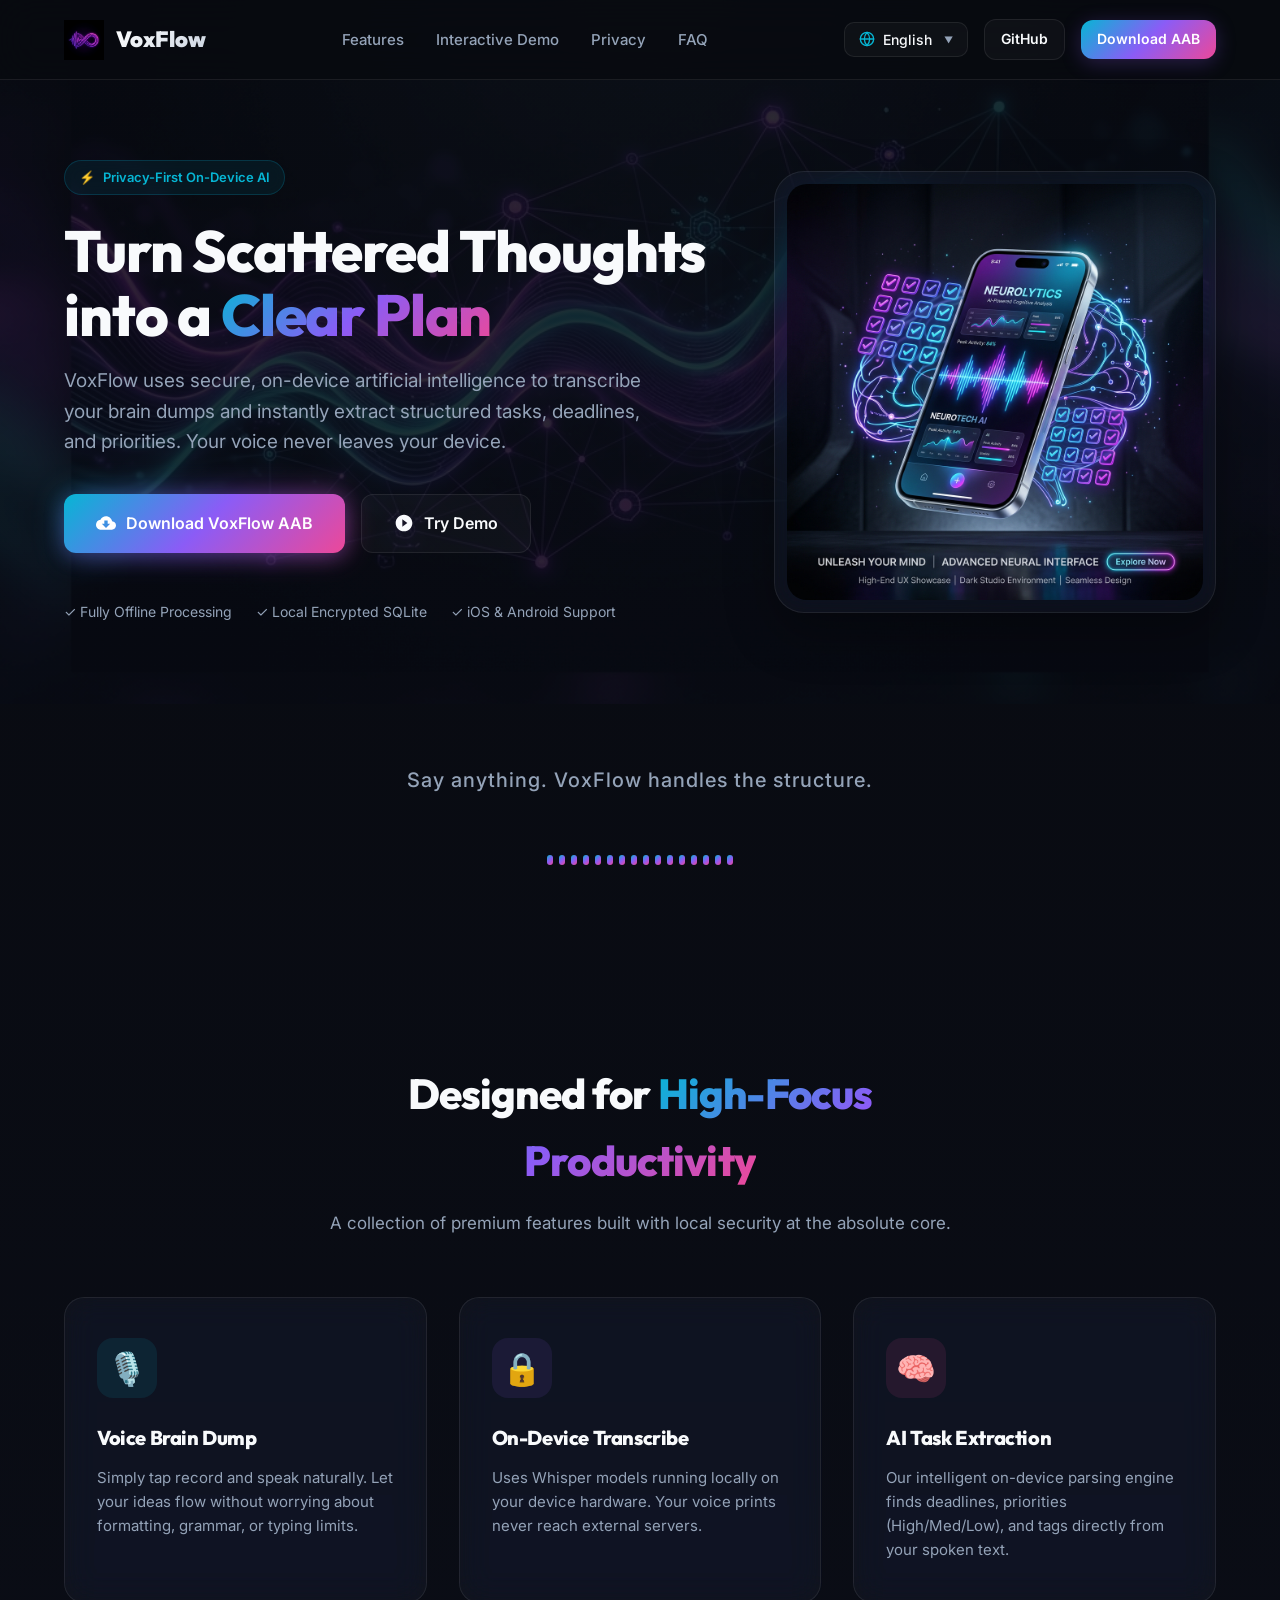
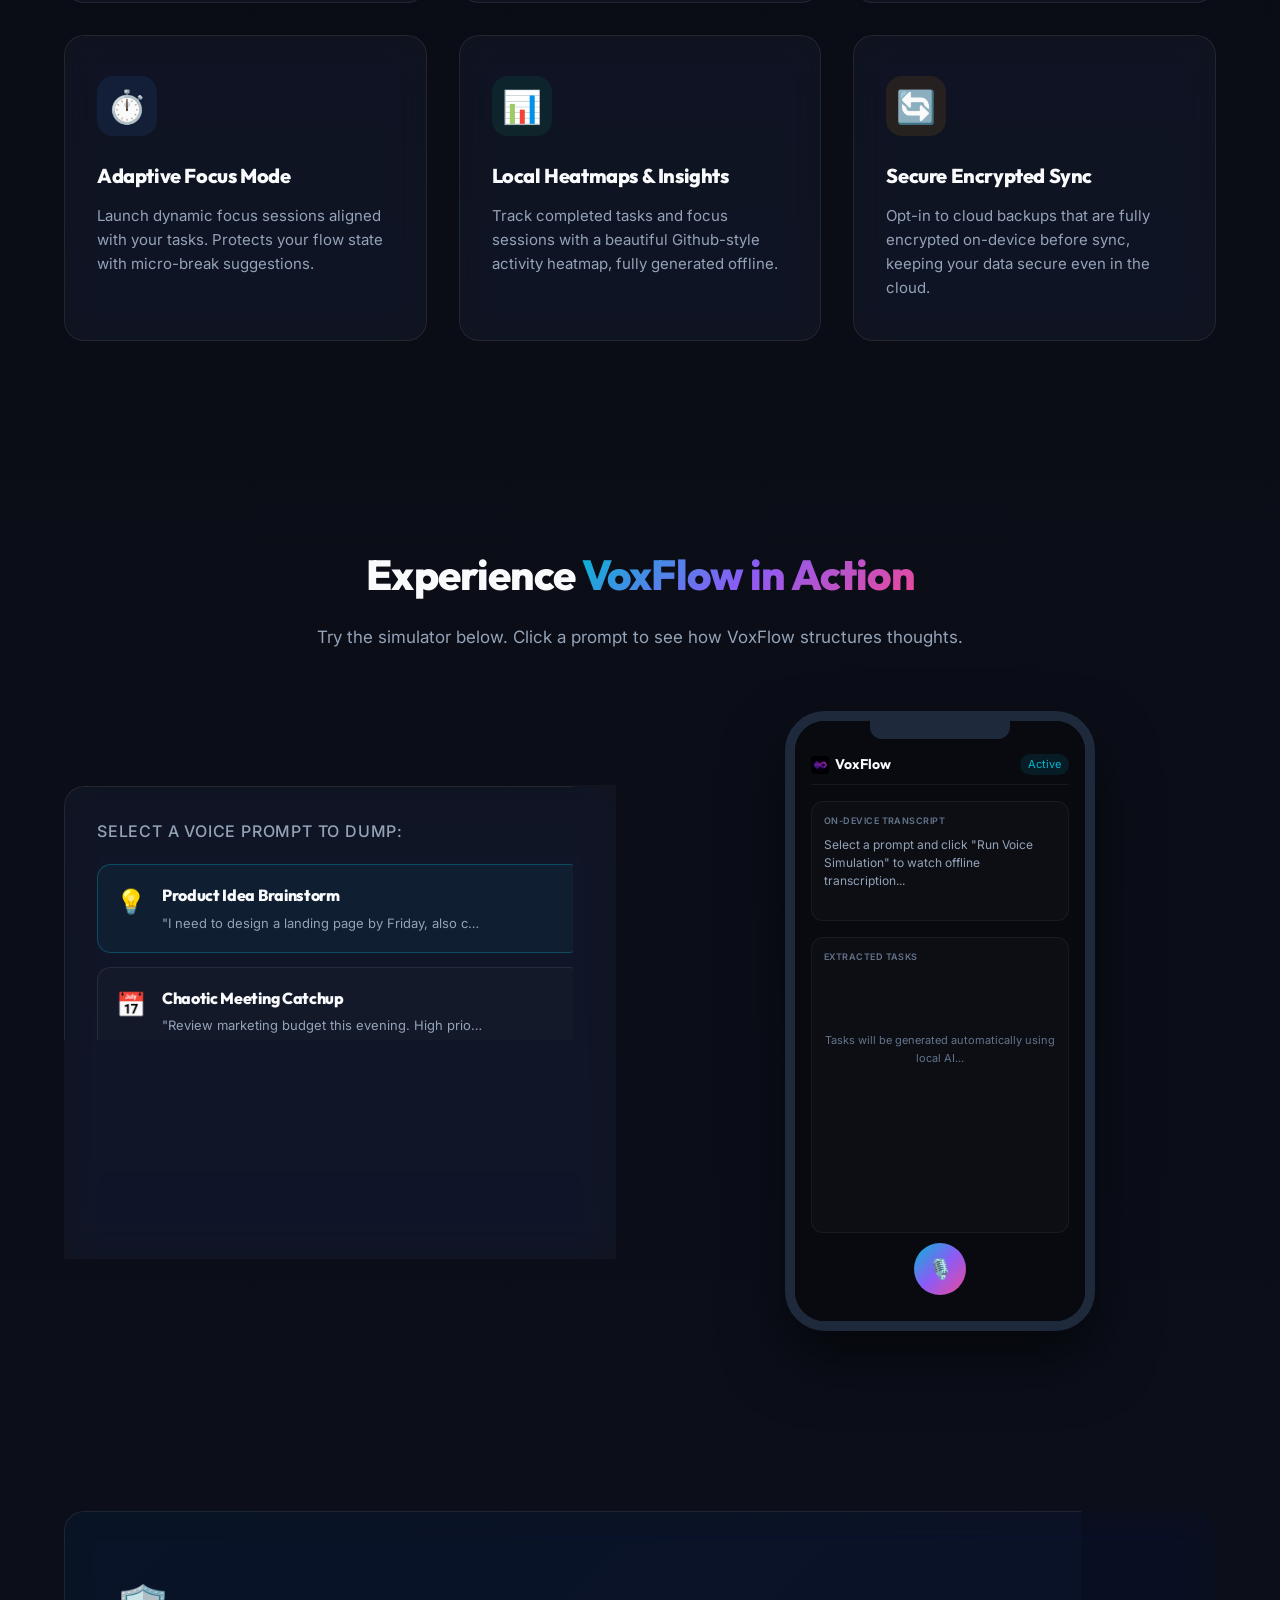
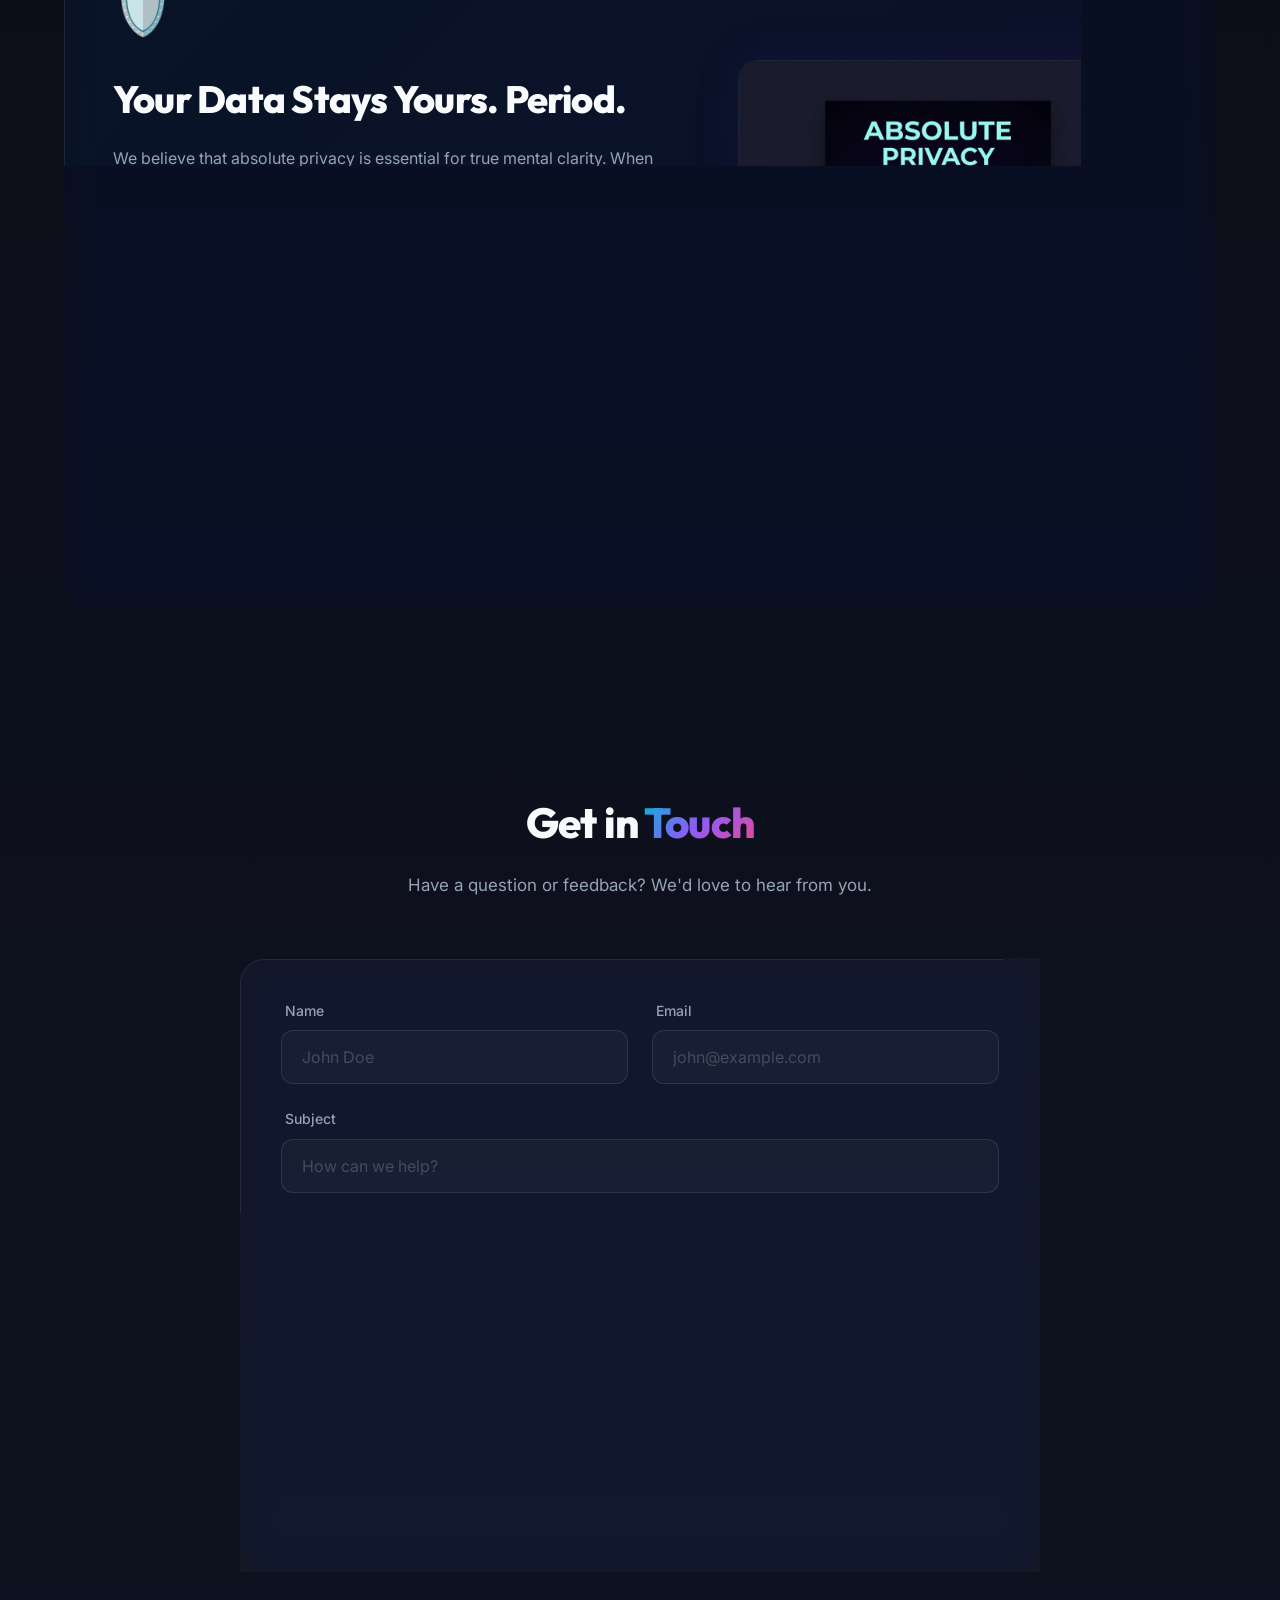
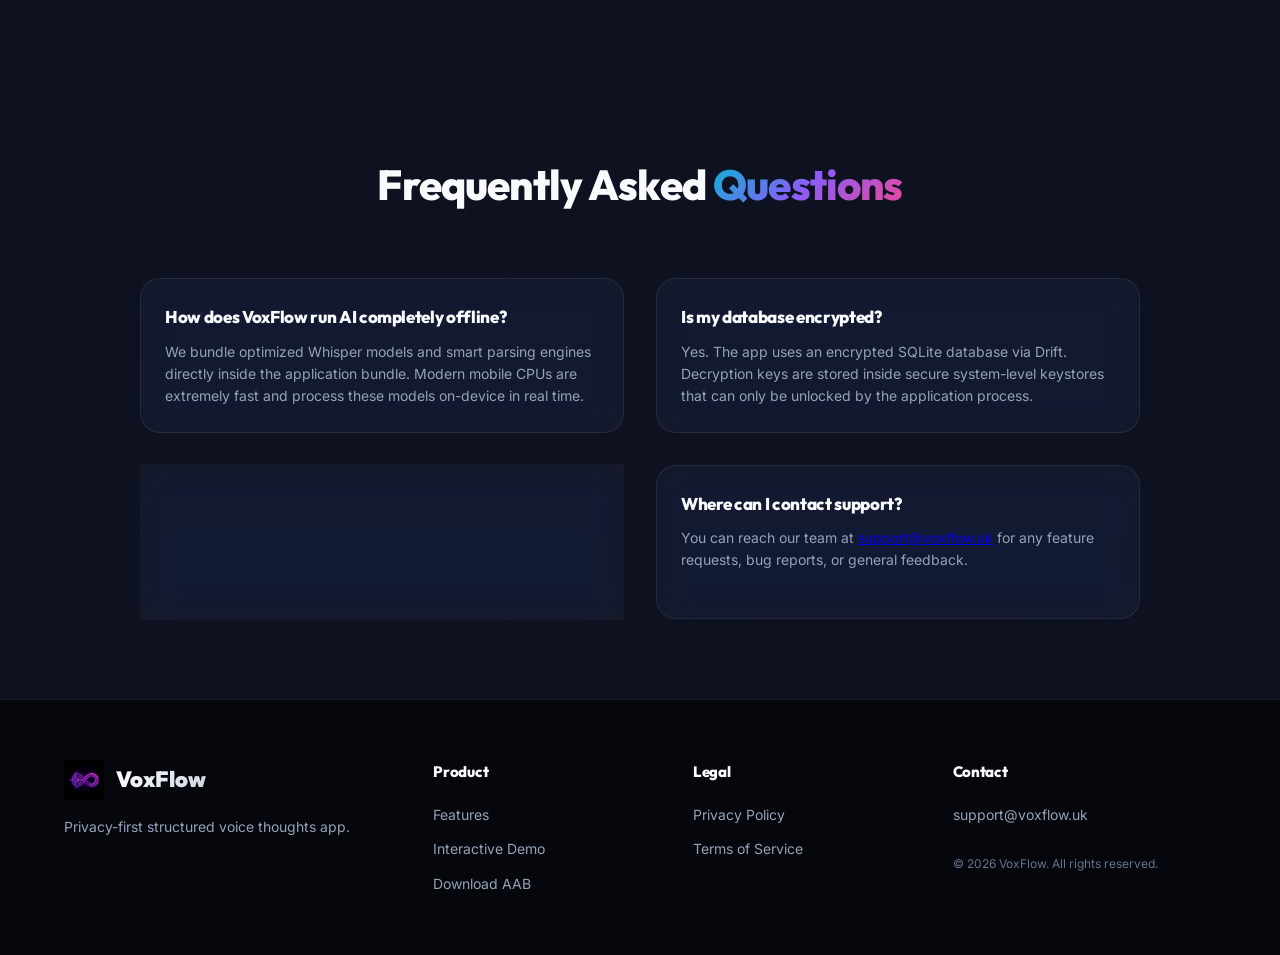
<file: index.html>
<!DOCTYPE html>
<html lang="en">
<head>
  <meta charset="UTF-8">
  <meta name="viewport" content="width=device-width, initial-scale=1.0">
  <meta name="description" content="VoxFlow - Privacy-first voice productivity app. Turn your scattered thoughts and voice recordings into structured tasks and clear plans instantly.">
  <title>VoxFlow - Your Voice. Structured.</title>
  
  <!-- Fonts -->
  <link rel="preconnect" href="https://fonts.googleapis.com">
  <link rel="preconnect" href="https://fonts.gstatic.com" crossorigin>
  <link href="https://fonts.googleapis.com/css2?family=Inter:wght@400;500;600;700&family=Outfit:wght@600;700;800;900&display=swap" rel="stylesheet">
  
  <!-- CSS -->
  <link rel="stylesheet" href="css/style.css">
  
  <!-- Favicon -->
  <link rel="icon" type="image/png" href="assets/logo.png">
</head>
<body>

  <!-- Navigation -->
  <header class="header">
    <div class="container navbar">
      <div class="logo-container">
        <img src="assets/logo.png" alt="VoxFlow Logo" class="logo-img">
        <span class="logo-text">VoxFlow</span>
      </div>
      <nav class="nav-links">
        <a href="#features" data-i18n="nav_features">Features</a>
        <a href="#demo" data-i18n="nav_demo">Interactive Demo</a>
        <a href="#privacy" data-i18n="nav_privacy">Privacy</a>
        <a href="#faq" data-i18n="nav_faq">FAQ</a>
      </nav>
      <div class="nav-actions">
        <!-- Language Dropdown -->
        <div class="lang-selector" id="langSelector">
          <button class="lang-btn" id="langBtn">
            <svg class="lang-icon" viewBox="0 0 24 24" fill="none" stroke="currentColor" stroke-width="2" stroke-linecap="round" stroke-linejoin="round">
              <circle cx="12" cy="12" r="10"></circle>
              <line x1="2" y1="12" x2="22" y2="12"></line>
              <path d="M12 2a15.3 15.3 0 0 1 4 10 15.3 15.3 0 0 1-4 10 15.3 15.3 0 0 1-4-10 15.3 15.3 0 0 1 4-10z"></path>
            </svg>
            <span class="current-lang" id="currentLang">English</span>
            <span class="dropdown-arrow">▼</span>
          </button>
          <div class="lang-dropdown" id="langDropdown">
            <a href="#" data-lang="en" class="lang-item active">English</a>
            <a href="#" data-lang="ru" class="lang-item">Русский</a>
            <a href="#" data-lang="uk" class="lang-item">Українська</a>
          </div>
        </div>
        <a href="https://github.com/sk1ph" target="_blank" class="btn btn-secondary btn-nav">GitHub</a>
        <a href="#download" class="btn btn-primary btn-nav" data-i18n="nav_download">Download AAB</a>
      </div>
    </div>
  </header>

  <!-- Hero Section -->
  <section class="hero-section">
    <div class="hero-bg-glow"></div>
    <div class="container hero-grid">
      <div class="hero-content">
        <div class="badge-premium" data-i18n="hero_badge">
          <span class="badge-icon">⚡</span> Privacy-First On-Device AI
        </div>
        <h1 class="hero-title" data-i18n="hero_title">Turn Scattered Thoughts into a <span class="gradient-text">Clear Plan</span></h1>
        <p class="hero-subtitle" data-i18n="hero_subtitle">VoxFlow uses secure, on-device artificial intelligence to transcribe your brain dumps and instantly extract structured tasks, deadlines, and priorities. Your voice never leaves your device.</p>
        
        <div class="hero-ctas" id="download">
          <a href="https://github.com/sk1ph/Privacy-First-Voice-Brain" class="btn btn-primary btn-large btn-glow" data-i18n="hero_download">
            <svg class="btn-icon" viewBox="0 0 24 24" fill="currentColor"><path d="M19.35 10.04C18.67 6.59 15.64 4 12 4 9.11 4 6.6 5.64 5.35 8.04 2.34 8.36 0 10.91 0 14c0 3.31 2.69 6 6 6h13c2.76 0 5-2.24 5-5 0-2.64-2.05-4.78-4.65-4.96zM17 13l-5 5-5-5h3V9h4v4h3z"/></svg>
            Download VoxFlow AAB
          </a>
          <a href="#demo" class="btn btn-secondary btn-large" data-i18n="hero_demo">
            <svg class="btn-icon" viewBox="0 0 24 24" fill="currentColor"><path d="M12 2C6.48 2 2 6.48 2 12s4.48 10 10 10 10-4.48 10-10S17.52 2 12 2zm-2 14.5v-9l6 4.5-6 4.5z"/></svg>
            Try Demo
          </a>
        </div>
        
        <div class="hero-meta">
          <span class="meta-item" data-i18n="meta_offline">✓ Fully Offline Processing</span>
          <span class="meta-item" data-i18n="meta_sqlite">✓ Local Encrypted SQLite</span>
          <span class="meta-item" data-i18n="meta_support">✓ iOS & Android Support</span>
        </div>
      </div>
      
      <div class="hero-visual">
        <div class="glass-card showcase-card">
          <img id="heroShowcase" src="assets/app_showcase.png" alt="VoxFlow Mobile App Preview" class="showcase-img">
        </div>
      </div>
    </div>
  </section>

  <!-- Soundwave Section -->
  <div class="interactive-wave-container">
    <div class="wave-bg"></div>
    <div class="container text-center">
      <h3 class="wave-heading" data-i18n="wave_heading">Say anything. VoxFlow handles the structure.</h3>
      <div class="live-wave" id="liveWave">
        <div class="bar"></div>
        <div class="bar"></div>
        <div class="bar"></div>
        <div class="bar"></div>
        <div class="bar"></div>
        <div class="bar"></div>
        <div class="bar"></div>
        <div class="bar"></div>
        <div class="bar"></div>
        <div class="bar"></div>
        <div class="bar"></div>
        <div class="bar"></div>
        <div class="bar"></div>
        <div class="bar"></div>
        <div class="bar"></div>
        <div class="bar"></div>
      </div>
    </div>
  </div>

  <!-- Features Section -->
  <section class="features-section" id="features">
    <div class="container">
      <div class="section-header">
        <h2 class="section-title" data-i18n="features_title">Designed for <span class="gradient-text">High-Focus Productivity</span></h2>
        <p class="section-subtitle" data-i18n="features_subtitle">A collection of premium features built with local security at the absolute core.</p>
      </div>
      
      <div class="features-grid">
        <div class="feature-card glass-card">
          <div class="feature-icon icon-cyan">🎙️</div>
          <h3 class="feature-title" data-i18n="feat1_title">Voice Brain Dump</h3>
          <p class="feature-desc" data-i18n="feat1_desc">Simply tap record and speak naturally. Let your ideas flow without worrying about formatting, grammar, or typing limits.</p>
        </div>
        
        <div class="feature-card glass-card">
          <div class="feature-icon icon-purple">🔒</div>
          <h3 class="feature-title" data-i18n="feat2_title">On-Device Transcribe</h3>
          <p class="feature-desc" data-i18n="feat2_desc">Uses Whisper models running locally on your device hardware. Your voice prints never reach external servers.</p>
        </div>
        
        <div class="feature-card glass-card">
          <div class="feature-icon icon-pink">🧠</div>
          <h3 class="feature-title" data-i18n="feat3_title">AI Task Extraction</h3>
          <p class="feature-desc" data-i18n="feat3_desc">Our intelligent on-device parsing engine finds deadlines, priorities (High/Med/Low), and tags directly from your spoken text.</p>
        </div>
        
        <div class="feature-card glass-card">
          <div class="feature-icon icon-blue">⏱️</div>
          <h3 class="feature-title" data-i18n="feat4_title">Adaptive Focus Mode</h3>
          <p class="feature-desc" data-i18n="feat4_desc">Launch dynamic focus sessions aligned with your tasks. Protects your flow state with micro-break suggestions.</p>
        </div>
        
        <div class="feature-card glass-card">
          <div class="feature-icon icon-green">📊</div>
          <h3 class="feature-title" data-i18n="feat5_title">Local Heatmaps & Insights</h3>
          <p class="feature-desc" data-i18n="feat5_desc">Track completed tasks and focus sessions with a beautiful Github-style activity heatmap, fully generated offline.</p>
        </div>
        
        <div class="feature-card glass-card">
          <div class="feature-icon icon-yellow">🔄</div>
          <h3 class="feature-title" data-i18n="feat6_title">Secure Encrypted Sync</h3>
          <p class="feature-desc" data-i18n="feat6_desc">Opt-in to cloud backups that are fully encrypted on-device before sync, keeping your data secure even in the cloud.</p>
        </div>
      </div>
    </div>
  </section>

  <!-- Interactive Demo Simulator Section -->
  <section class="demo-section" id="demo">
    <div class="container">
      <div class="section-header">
        <h2 class="section-title" data-i18n="demo_title">Experience <span class="gradient-text">VoxFlow in Action</span></h2>
        <p class="section-subtitle" data-i18n="demo_subtitle">Try the simulator below. Click a prompt to see how VoxFlow structures thoughts.</p>
      </div>
      
      <div class="simulator-grid">
        <!-- Interactive Controller -->
        <div class="simulator-controls glass-card">
          <h4 class="sim-header" data-i18n="sim_header">Select a voice prompt to dump:</h4>
          
          <div class="prompt-option active" data-index="0">
            <span class="prompt-icon">💡</span>
            <div class="prompt-info">
              <h5 data-i18n="prompt1_title">Product Idea Brainstorm</h5>
              <p data-i18n="prompt1_text">"I need to design a landing page by Friday, also call Anna tomorrow to discuss..."</p>
            </div>
          </div>
          
          <div class="prompt-option" data-index="1">
            <span class="prompt-icon">📅</span>
            <div class="prompt-info">
              <h5 data-i18n="prompt2_title">Chaotic Meeting Catchup</h5>
              <p data-i18n="prompt2_text">"Review marketing budget this evening. High priority. Need to buy milk today..."</p>
            </div>
          </div>
          
          <div class="prompt-option" data-index="2">
            <span class="prompt-icon">🧘</span>
            <div class="prompt-info">
              <h5 data-i18n="prompt3_title">Evening Thoughts Release</h5>
              <p data-i18n="prompt3_text">"Prepare presentation slides. Low priority. Sign up for gym before Sunday..."</p>
            </div>
          </div>
          
          <button id="btnSimulate" class="btn btn-primary btn-full-width" data-i18n="btn_simulate">🎙️ Run Voice Simulation</button>
        </div>
        
        <!-- Phone Mockup Simulator -->
        <div class="phone-mockup-wrapper">
          <div class="phone-container">
            <div class="phone-notch"></div>
            <div class="phone-content">
              <!-- Mock App Screen -->
              <div class="mock-app">
                <div class="mock-app-header">
                  <div class="mock-logo">
                    <img src="assets/logo.png" alt="logo" class="mock-logo-img">
                    <span>VoxFlow</span>
                  </div>
                  <div class="mock-status" data-i18n="mock_active">Active</div>
                </div>
                
                <div class="mock-app-body">
                  <div class="mock-transcription-box">
                    <div class="box-label" data-i18n="mock_transcript_label">ON-DEVICE TRANSCRIPT</div>
                    <p id="mockTranscript" class="transcript-placeholder" data-i18n="mock_transcript_placeholder">Select a prompt and click "Run Voice Simulation" to watch offline transcription...</p>
                  </div>
                  
                  <div class="mock-tasks-list">
                    <div class="box-label" data-i18n="mock_tasks_label">EXTRACTED TASKS</div>
                    <div id="mockTasksContainer" class="empty-tasks-placeholder" data-i18n="mock_tasks_placeholder">
                      Tasks will be generated automatically using local AI...
                    </div>
                  </div>
                </div>
                
                <div class="mock-app-footer">
                  <div class="mock-mic-btn" id="mockMicBtn">
                    <div class="mic-wave"></div>
                    🎙️
                  </div>
                </div>
              </div>
            </div>
          </div>
        </div>
      </div>
    </div>
  </section>

  <!-- Privacy Section -->
  <section class="privacy-section" id="privacy">
    <div class="container">
      <div class="glass-card privacy-main-card">
        <div class="privacy-layout">
          <div class="privacy-content-col">
            <div class="privacy-icon">🛡️</div>
            <h2 class="privacy-title" data-i18n="privacy_title">Your Data Stays Yours. <span class="accent-cyan">Period.</span></h2>
            <p class="privacy-lead" data-i18n="privacy_lead">We believe that absolute privacy is essential for true mental clarity. When dumping raw thoughts, you shouldn't worry about third-party tracking, profiling, or cloud storage leaks.</p>
            
            <div class="privacy-grid-vertical">
              <div class="privacy-item">
                <h4 data-i18n="priv1_title">No Audio Uploads</h4>
                <p data-i18n="priv1_desc">Our app transcribes audio utilizing on-device model weights. We never transmit audio bytes to any server.</p>
              </div>
              <div class="privacy-item">
                <h4 data-i18n="priv2_title">Zero Ads & Tracking</h4>
                <p data-i18n="priv2_desc">We do not use advertising APIs, profiling SDKs, or sell tracking tokens. Absolutely zero telemetry without explicit consent.</p>
              </div>
              <div class="privacy-item">
                <h4 data-i18n="priv3_title">Local Keys</h4>
                <p data-i18n="priv3_desc">Your local SQLite database is encrypted. Decryption tokens are protected by standard iOS Keychain and Android Keystore hardware.</p>
              </div>
            </div>
          </div>
          <div class="privacy-poster-col">
            <img id="privacyPoster" class="privacy-poster-img" src="assets/poster_en_privacy.png" alt="VoxFlow Privacy Poster">
          </div>
        </div>
      </div>
    </div>
  </section>

  <!-- Contact Section -->
  <section class="contact-section" id="contact">
    <div class="container">
      <div class="section-header">
        <h2 class="section-title" data-i18n="contact_title">Get in <span class="gradient-text">Touch</span></h2>
        <p class="section-subtitle" data-i18n="contact_subtitle">Have a question or feedback? We'd love to hear from you.</p>
      </div>
      
      <div class="contact-container glass-card">
        <form id="contactForm" class="contact-form">
          <div class="form-row">
            <div class="form-group">
              <label for="contactName" data-i18n="contact_name">Name</label>
              <input type="text" id="contactName" class="form-input" required placeholder="John Doe">
            </div>
            <div class="form-group">
              <label for="contactEmail" data-i18n="contact_email">Email</label>
              <input type="email" id="contactEmail" class="form-input" required placeholder="john@example.com">
            </div>
          </div>
          <div class="form-group">
            <label for="contactSubject" data-i18n="contact_subject">Subject</label>
            <input type="text" id="contactSubject" class="form-input" required placeholder="How can we help?">
          </div>
          <div class="form-group">
            <label for="contactMessage" data-i18n="contact_message">Message</label>
            <textarea id="contactMessage" class="form-input form-textarea" rows="5" required placeholder="Write your message here..."></textarea>
          </div>
          <button type="submit" class="btn btn-primary btn-full-width" id="contactSubmitBtn">
            <span class="btn-text" data-i18n="contact_submit">Send Message</span>
            <div class="spinner hidden" id="contactSpinner"></div>
          </button>
          <div id="contactResponse" class="contact-response hidden"></div>
        </form>
      </div>
    </div>
  </section>

  <!-- FAQ Section -->
  <section class="faq-section" id="faq">
    <div class="container">
      <div class="section-header">
        <h2 class="section-title" data-i18n="faq_title">Frequently Asked <span class="gradient-text">Questions</span></h2>
      </div>
      
      <div class="faq-grid">
        <div class="faq-item glass-card">
          <h4 data-i18n="faq1_q">How does VoxFlow run AI completely offline?</h4>
          <p data-i18n="faq1_a">We bundle optimized Whisper models and smart parsing engines directly inside the application bundle. Modern mobile CPUs are extremely fast and process these models on-device in real time.</p>
        </div>
        
        <div class="faq-item glass-card">
          <h4 data-i18n="faq2_q">Is my database encrypted?</h4>
          <p data-i18n="faq2_a">Yes. The app uses an encrypted SQLite database via Drift. Decryption keys are stored inside secure system-level keystores that can only be unlocked by the application process.</p>
        </div>
        
        <div class="faq-item glass-card">
          <h4 data-i18n="faq3_q">Can I sync my data to other devices?</h4>
          <p data-i18n="faq3_a">Yes, but it is entirely optional. If you choose to enable cloud backup, your data is encrypted with your private key before being sent to our secure databases.</p>
        </div>
        
        <div class="faq-item glass-card">
          <h4 data-i18n="faq4_q">Where can I contact support?</h4>
          <p data-i18n="faq4_a">You can reach our team at <a href="mailto:support@voxflow.uk" class="accent-cyan">support@voxflow.uk</a> for any feature requests, bug reports, or general feedback.</p>
        </div>
      </div>
    </div>
  </section>

  <!-- Footer -->
  <footer class="footer">
    <div class="container footer-grid">
      <div class="footer-brand">
        <div class="logo-container">
          <img src="assets/logo.png" alt="VoxFlow Logo" class="logo-img">
          <span class="logo-text">VoxFlow</span>
        </div>
        <p class="footer-desc" data-i18n="footer_desc">Privacy-first structured voice thoughts app.</p>
      </div>
      <div class="footer-links">
        <h5 data-i18n="footer_product">Product</h5>
        <a href="#features" data-i18n="nav_features">Features</a>
        <a href="#demo" data-i18n="nav_demo">Demo</a>
        <a href="#download" data-i18n="nav_download">Download AAB</a>
      </div>
      <div class="footer-links">
        <h5 data-i18n="footer_legal">Legal</h5>
        <a href="privacy-policy.html" data-i18n="footer_privacy">Privacy Policy</a>
        <a href="terms-of-service.html" data-i18n="footer_terms">Terms of Service</a>
      </div>
      <div class="footer-links">
        <h5>Contact</h5>
        <a href="mailto:support@voxflow.uk">support@voxflow.uk</a>
        <span data-i18n="footer_copy">© 2026 VoxFlow. All rights reserved.</span>
      </div>
    </div>
  </footer>

  <!-- JS -->
  <script src="js/main.js"></script>
</body>
</html>
</file>
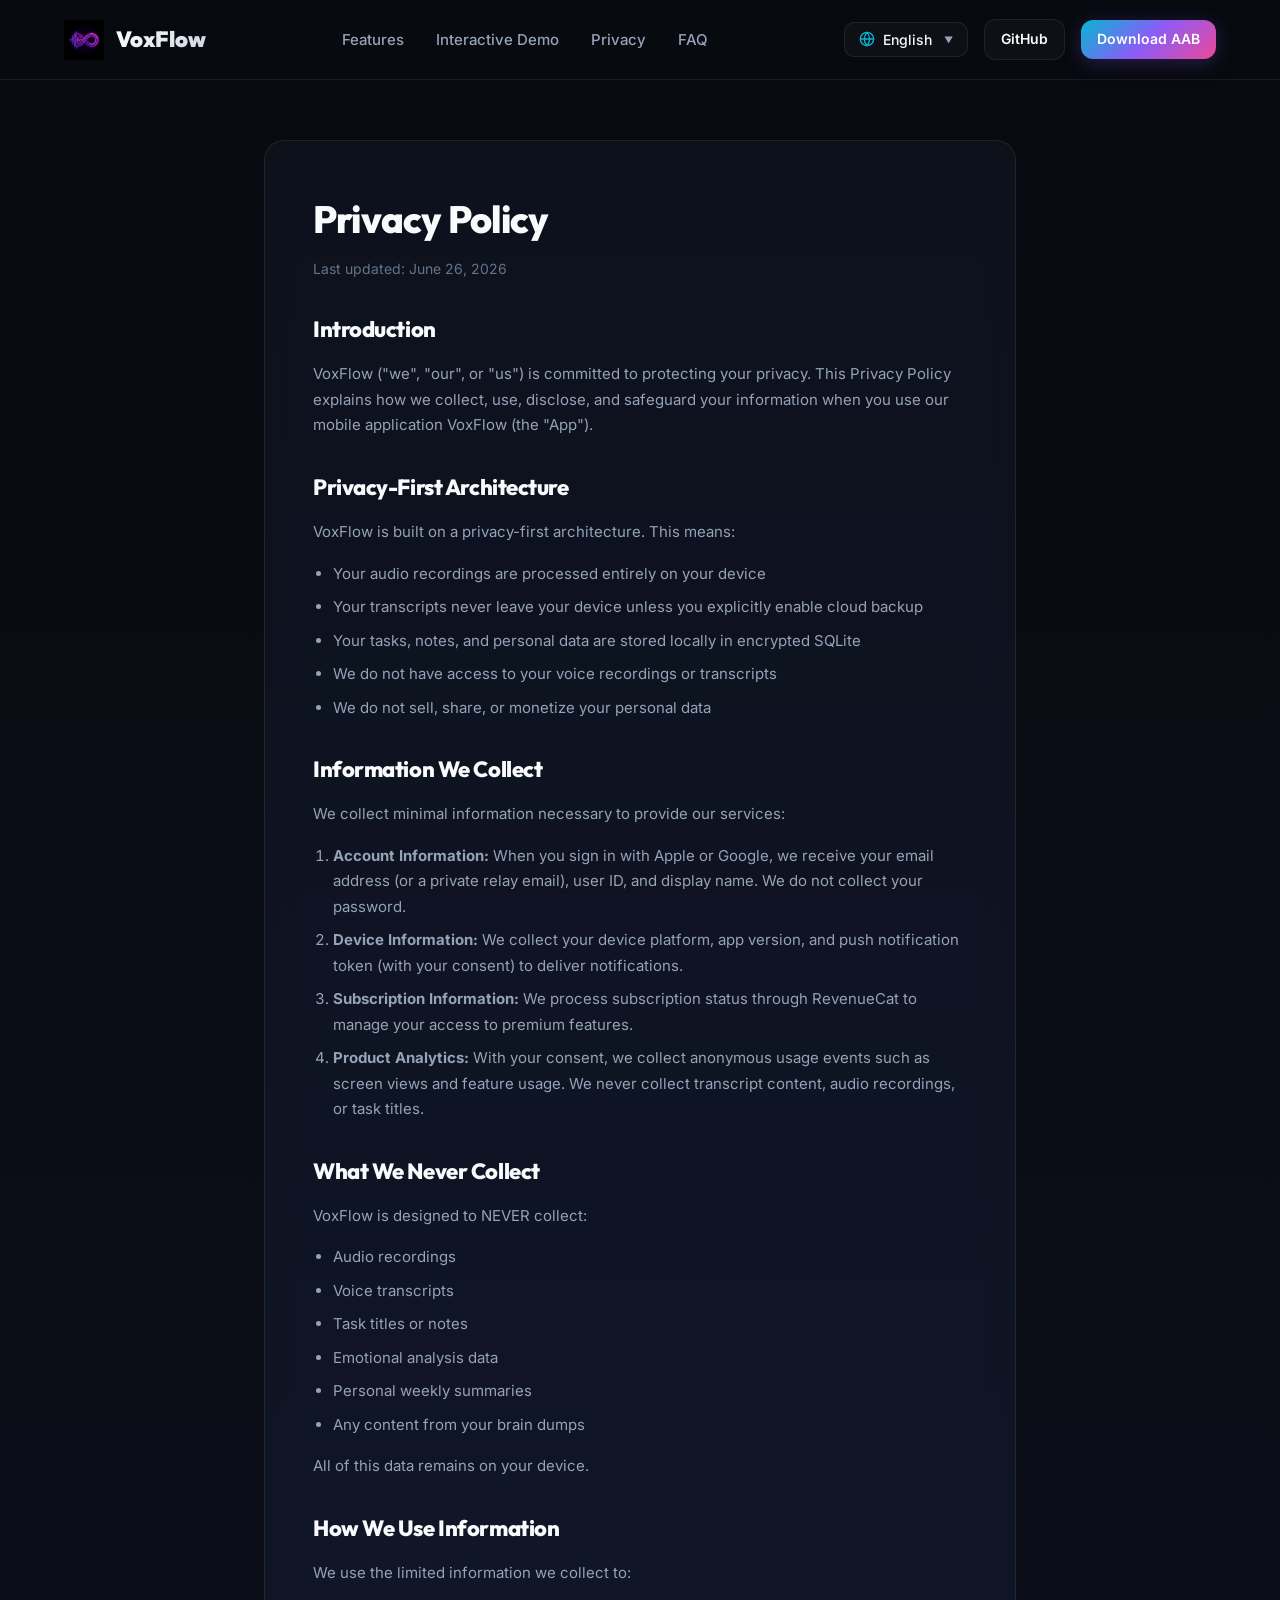
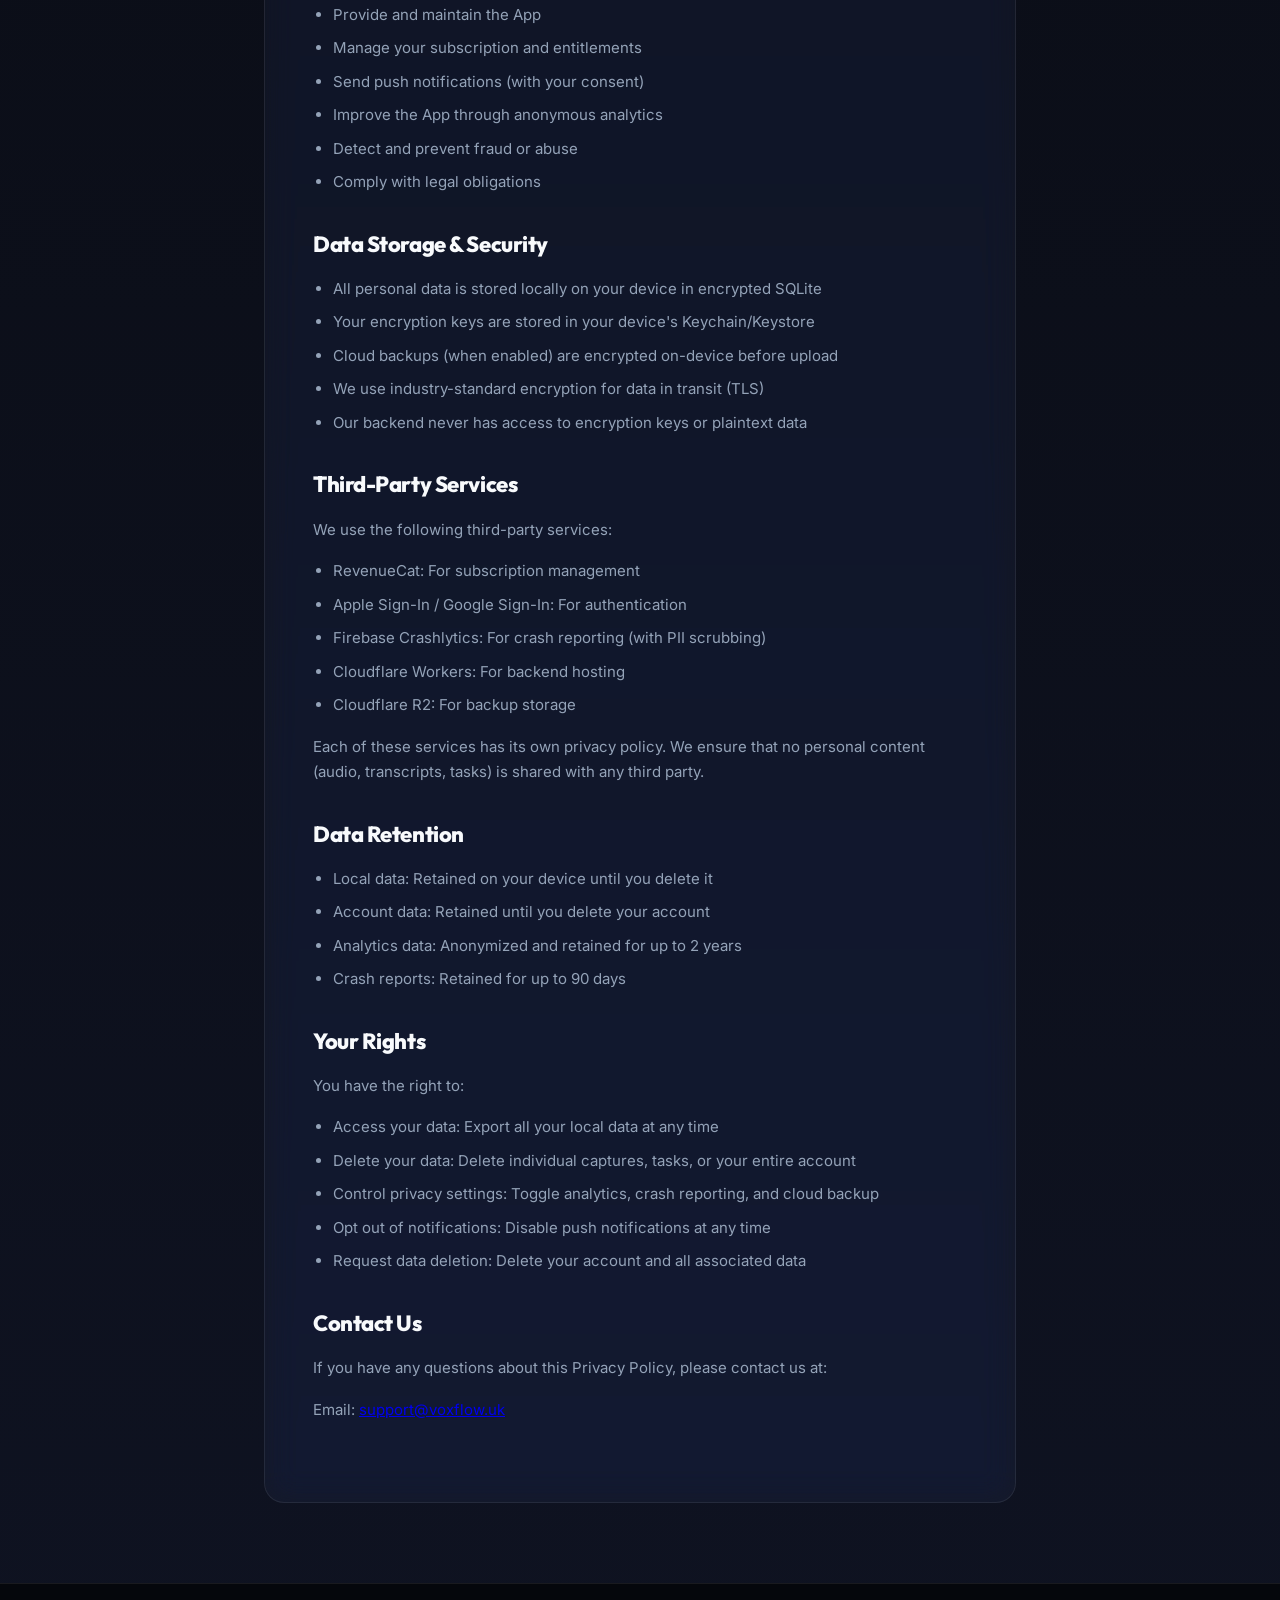
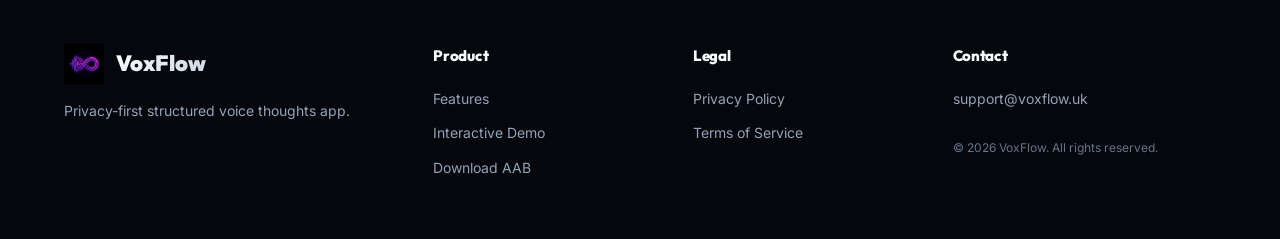
<file: privacy-policy.html>
<!DOCTYPE html>
<html lang="en">
<head>
  <meta charset="UTF-8">
  <meta name="viewport" content="width=device-width, initial-scale=1.0">
  <meta name="description" content="VoxFlow - Privacy Policy">
  <title>VoxFlow - Privacy Policy</title>
  
  <!-- Fonts -->
  <link rel="preconnect" href="https://fonts.googleapis.com">
  <link rel="preconnect" href="https://fonts.gstatic.com" crossorigin>
  <link href="https://fonts.googleapis.com/css2?family=Inter:wght@400;500;600;700&family=Outfit:wght@600;700;800;900&display=swap" rel="stylesheet">
  
  <!-- CSS -->
  <link rel="stylesheet" href="css/style.css">
  
  <style>
    /* Content switching styling */
    body.lang-en .lang-content:not(.lang-en) { display: none; }
    body.lang-ru .lang-content:not(.lang-ru) { display: none; }
    body.lang-uk .lang-content:not(.lang-uk) { display: none; }
    
    .policy-container {
      padding-top: 140px;
      padding-bottom: 80px;
      max-width: 800px;
      margin: 0 auto;
    }
    
    .policy-card {
      padding: 48px;
    }
    
    .policy-title {
      font-size: 38px;
      margin-bottom: 8px;
    }
    
    .policy-meta {
      color: var(--text-tertiary);
      font-size: 14px;
      margin-bottom: 32px;
      display: block;
    }
    
    .policy-section {
      margin-bottom: 32px;
    }
    
    .policy-section h3 {
      font-size: 22px;
      margin-bottom: 14px;
      color: var(--text-primary);
    }
    
    .policy-section p {
      font-size: 15px;
      line-height: 1.7;
      margin-bottom: 16px;
      color: var(--text-secondary);
    }
    
    .policy-section ul, .policy-section ol {
      margin-left: 20px;
      margin-bottom: 16px;
      color: var(--text-secondary);
      font-size: 15px;
    }
    
    .policy-section li {
      margin-bottom: 8px;
      line-height: 1.7;
    }
  </style>
</head>
<body>

  <!-- Navigation -->
  <header class="header">
    <div class="container navbar">
      <div class="logo-container" style="cursor: pointer;" onclick="window.location.href='index.html'">
        <img src="assets/logo.png" alt="VoxFlow Logo" class="logo-img">
        <span class="logo-text">VoxFlow</span>
      </div>
      <nav class="nav-links">
        <a href="index.html#features" data-i18n="nav_features">Features</a>
        <a href="index.html#demo" data-i18n="nav_demo">Interactive Demo</a>
        <a href="index.html#privacy" data-i18n="nav_privacy">Privacy</a>
        <a href="index.html#faq" data-i18n="nav_faq">FAQ</a>
      </nav>
      <div class="nav-actions">
        <!-- Language Dropdown -->
        <div class="lang-selector" id="langSelector">
          <button class="lang-btn" id="langBtn">
            <svg class="lang-icon" viewBox="0 0 24 24" fill="none" stroke="currentColor" stroke-width="2" stroke-linecap="round" stroke-linejoin="round">
              <circle cx="12" cy="12" r="10"></circle>
              <line x1="2" y1="12" x2="22" y2="12"></line>
              <path d="M12 2a15.3 15.3 0 0 1 4 10 15.3 15.3 0 0 1-4 10 15.3 15.3 0 0 1-4-10 15.3 15.3 0 0 1 4-10z"></path>
            </svg>
            <span class="current-lang" id="currentLang">English</span>
            <span class="dropdown-arrow">▼</span>
          </button>
          <div class="lang-dropdown" id="langDropdown">
            <a href="#" data-lang="en" class="lang-item active">English</a>
            <a href="#" data-lang="ru" class="lang-item">Русский</a>
            <a href="#" data-lang="uk" class="lang-item">Українська</a>
          </div>
        </div>
        <a href="https://github.com/sk1ph" target="_blank" class="btn btn-secondary btn-nav">GitHub</a>
        <a href="index.html#download" class="btn btn-primary btn-nav" data-i18n="nav_download">Download AAB</a>
      </div>
    </div>
  </header>

  <!-- Main Content -->
  <div class="container policy-container">
    <div class="glass-card policy-card">
      
      <!-- English Content -->
      <div class="lang-content lang-en">
        <h1 class="policy-title">Privacy Policy</h1>
        <span class="policy-meta">Last updated: June 26, 2026</span>
        
        <div class="policy-section">
          <h3>Introduction</h3>
          <p>VoxFlow ("we", "our", or "us") is committed to protecting your privacy. This Privacy Policy explains how we collect, use, disclose, and safeguard your information when you use our mobile application VoxFlow (the "App").</p>
        </div>

        <div class="policy-section">
          <h3>Privacy-First Architecture</h3>
          <p>VoxFlow is built on a privacy-first architecture. This means:</p>
          <ul>
            <li>Your audio recordings are processed entirely on your device</li>
            <li>Your transcripts never leave your device unless you explicitly enable cloud backup</li>
            <li>Your tasks, notes, and personal data are stored locally in encrypted SQLite</li>
            <li>We do not have access to your voice recordings or transcripts</li>
            <li>We do not sell, share, or monetize your personal data</li>
          </ul>
        </div>

        <div class="policy-section">
          <h3>Information We Collect</h3>
          <p>We collect minimal information necessary to provide our services:</p>
          <ol>
            <li><strong>Account Information:</strong> When you sign in with Apple or Google, we receive your email address (or a private relay email), user ID, and display name. We do not collect your password.</li>
            <li><strong>Device Information:</strong> We collect your device platform, app version, and push notification token (with your consent) to deliver notifications.</li>
            <li><strong>Subscription Information:</strong> We process subscription status through RevenueCat to manage your access to premium features.</li>
            <li><strong>Product Analytics:</strong> With your consent, we collect anonymous usage events such as screen views and feature usage. We never collect transcript content, audio recordings, or task titles.</li>
          </ol>
        </div>

        <div class="policy-section">
          <h3>What We Never Collect</h3>
          <p>VoxFlow is designed to NEVER collect:</p>
          <ul>
            <li>Audio recordings</li>
            <li>Voice transcripts</li>
            <li>Task titles or notes</li>
            <li>Emotional analysis data</li>
            <li>Personal weekly summaries</li>
            <li>Any content from your brain dumps</li>
          </ul>
          <p>All of this data remains on your device.</p>
        </div>

        <div class="policy-section">
          <h3>How We Use Information</h3>
          <p>We use the limited information we collect to:</p>
          <ul>
            <li>Provide and maintain the App</li>
            <li>Manage your subscription and entitlements</li>
            <li>Send push notifications (with your consent)</li>
            <li>Improve the App through anonymous analytics</li>
            <li>Detect and prevent fraud or abuse</li>
            <li>Comply with legal obligations</li>
          </ul>
        </div>

        <div class="policy-section">
          <h3>Data Storage & Security</h3>
          <ul>
            <li>All personal data is stored locally on your device in encrypted SQLite</li>
            <li>Your encryption keys are stored in your device's Keychain/Keystore</li>
            <li>Cloud backups (when enabled) are encrypted on-device before upload</li>
            <li>We use industry-standard encryption for data in transit (TLS)</li>
            <li>Our backend never has access to encryption keys or plaintext data</li>
          </ul>
        </div>

        <div class="policy-section">
          <h3>Third-Party Services</h3>
          <p>We use the following third-party services:</p>
          <ul>
            <li>RevenueCat: For subscription management</li>
            <li>Apple Sign-In / Google Sign-In: For authentication</li>
            <li>Firebase Crashlytics: For crash reporting (with PII scrubbing)</li>
            <li>Cloudflare Workers: For backend hosting</li>
            <li>Cloudflare R2: For backup storage</li>
          </ul>
          <p>Each of these services has its own privacy policy. We ensure that no personal content (audio, transcripts, tasks) is shared with any third party.</p>
        </div>

        <div class="policy-section">
          <h3>Data Retention</h3>
          <ul>
            <li>Local data: Retained on your device until you delete it</li>
            <li>Account data: Retained until you delete your account</li>
            <li>Analytics data: Anonymized and retained for up to 2 years</li>
            <li>Crash reports: Retained for up to 90 days</li>
          </ul>
        </div>

        <div class="policy-section">
          <h3>Your Rights</h3>
          <p>You have the right to:</p>
          <ul>
            <li>Access your data: Export all your local data at any time</li>
            <li>Delete your data: Delete individual captures, tasks, or your entire account</li>
            <li>Control privacy settings: Toggle analytics, crash reporting, and cloud backup</li>
            <li>Opt out of notifications: Disable push notifications at any time</li>
            <li>Request data deletion: Delete your account and all associated data</li>
          </ul>
        </div>

        <div class="policy-section">
          <h3>Contact Us</h3>
          <p>If you have any questions about this Privacy Policy, please contact us at:</p>
          <p>Email: <a href="mailto:support@voxflow.uk" class="accent-cyan">support@voxflow.uk</a></p>
        </div>
      </div>
      
      <!-- Russian Content -->
      <div class="lang-content lang-ru">
        <h1 class="policy-title">Политика конфиденциальности</h1>
        <span class="policy-meta">Последнее обновление: 26 июня 2026 г.</span>
        
        <div class="policy-section">
          <h3>Введение</h3>
          <p>VoxFlow («мы», «наш» или «нас») стремится защищать вашу конфиденциальность. Данная Политика конфиденциальности объясняет, как мы собираем, используем, раскрываем и защищаем вашу информацию, когда вы используете наше мобильное приложение VoxFlow («Приложение»).</p>
        </div>

        <div class="policy-section">
          <h3>Приватность на первом месте</h3>
          <p>VoxFlow построен на архитектуре с приоритетом конфиденциальности. Это означает:</p>
          <ul>
            <li>Ваши аудиозаписи обрабатываются исключительно на вашем устройстве</li>
            <li>Ваши расшифровки никогда не покидают устройство, если вы явно не включите облачное резервное копирование</li>
            <li>Ваши задачи, заметки и личные данные хранятся локально в зашифрованной базе данных SQLite</li>
            <li>У нас нет доступа к вашим голосовым записям или расшифровкам</li>
            <li>Мы не продаем, не передаем и не монетизируем ваши личные данные</li>
          </ul>
        </div>

        <div class="policy-section">
          <h3>Информация, которую мы собираем</h3>
          <p>Мы собираем минимальный объем информации, необходимый для предоставления услуг:</p>
          <ol>
            <li><strong>Информация об учетной записи:</strong> Когда вы входите через Apple или Google, мы получаем ваш адрес электронной почты, идентификатор пользователя и отображаемое имя. Мы не собираем ваш пароль.</li>
            <li><strong>Информация об устройстве:</strong> Мы собираем данные о платформе устройства, версии приложения и токен push-уведомлений (с вашего согласия) для доставки уведомлений.</li>
            <li><strong>Информация о подписке:</strong> Мы обрабатываем статус подписки через RevenueCat для управления вашим доступом к премиум-функциям.</li>
            <li><strong>Аналитика продукта:</strong> С вашего согласия мы собираем анонимные события использования, такие как просмотры экранов и использование функций. Мы никогда не собираем содержимое расшифровок, аудиозаписи или названия задач.</li>
          </ol>
        </div>

        <div class="policy-section">
          <h3>Что мы никогда не собираем</h3>
          <p>VoxFlow разработан так, чтобы НИКОГДА не собирать:</p>
          <ul>
            <li>Голосовые аудиозаписи</li>
            <li>Текстовые расшифровки голоса</li>
            <li>Названия задач или заметки к ним</li>
            <li>Данные анализа эмоций</li>
            <li>Личные еженедельные итоги</li>
            <li>Любое содержимое ваших мыслей из записей</li>
          </ul>
          <p>Все эти данные остаются исключительно на вашем устройстве.</p>
        </div>

        <div class="policy-section">
          <h3>Как мы используем информацию</h3>
          <p>Мы используем ограниченную информацию, которую собираем, для:</p>
          <ul>
            <li>Предоставления и поддержки Приложения</li>
            <li>Управления вашей подпиской и правами доступа</li>
            <li>Отправки push-уведомлений (с вашего согласия)</li>
            <li>Улучшения Приложения с помощью анонимной аналитики</li>
            <li>Обнаружения и предотвращения мошенничества или злоупотреблений</li>
            <li>Соблюдения юридических обязательств</li>
          </ul>
        </div>

        <div class="policy-section">
          <h3>Хранение и безопасность данных</h3>
          <ul>
            <li>Все личные данные хранятся локально на вашем устройстве в зашифрованной SQLite</li>
            <li>Ключи шифрования хранятся в системном Keychain/Keystore вашего устройства</li>
            <li>Облачные резервные копии (если они включены) шифруются на устройстве перед загрузкой</li>
            <li>Мы используем стандартное отраслевое шифрование данных при передаче (TLS)</li>
            <li>Наш бэкэнд никогда не имеет доступа к ключам шифрования или открытым данным</li>
          </ul>
        </div>

        <div class="policy-section">
          <h3>Сторонние сервисы</h3>
          <p>Мы используем следующие сторонние сервисы:</p>
          <ul>
            <li>RevenueCat: для управления подписками</li>
            <li>Apple Sign-In / Google Sign-In: для аутентификации</li>
            <li>Firebase Crashlytics: для отчетов о сбоях (с очисткой персональных данных)</li>
            <li>Cloudflare Workers: для хостинга бэкэнда</li>
            <li>Cloudflare R2: для хранения резервных копий</li>
          </ul>
          <p>У каждой из этих служб есть своя политика конфиденциальности. Мы гарантируем, что личный контент (аудио, расшифровки, задачи) не передается третьим лицам.</p>
        </div>

        <div class="policy-section">
          <h3>Сроки хранения данных</h3>
          <ul>
            <li>Локальные данные: хранятся на вашем устройстве, пока вы их не удалите</li>
            <li>Данные учетной записи: хранятся до тех пор, пока вы не удалите свой аккаунт</li>
            <li>Данные аналитики: анонимизируются и хранятся до 2 лет</li>
            <li>Отчеты о сбоях: хранятся до 90 дней</li>
          </ul>
        </div>

        <div class="policy-section">
          <h3>Ваши права</h3>
          <p>Вы имеете право на:</p>
          <ul>
            <li>Доступ к данным: экспорт всех локальных данных в любое время</li>
            <li>Удаление данных: удаление отдельных записей, задач или всей учетной записи</li>
            <li>Управление настройками конфиденциальности: переключение аналитики, отчетов о сбоях и бэкэнда</li>
            <li>Отключение уведомлений: отключение push-уведомлений в любое время</li>
            <li>Запрос на удаление данных: удаление аккаунта и всех связанных данных</li>
          </ul>
        </div>

        <div class="policy-section">
          <h3>Контакты</h3>
          <p>Если у вас есть вопросы по этой Политике конфиденциальности, свяжитесь с нами по адресу:</p>
          <p>Email: <a href="mailto:support@voxflow.uk" class="accent-cyan">support@voxflow.uk</a></p>
        </div>
      </div>
      
      <!-- Ukrainian Content -->
      <div class="lang-content lang-uk">
        <h1 class="policy-title">Політика конфиденційності</h1>
        <span class="policy-meta">Останнє оновлення: 26 червня 2026 р.</span>
        
        <div class="policy-section">
          <h3>Вступ</h3>
          <p>VoxFlow («ми», «наш» або «нас») прагне захищати вашу конфіденційність. Ця Політика конфіденційності пояснює, як ми збираємо, використовуємо, розкриваємо та захищаємо вашу інформацію, коли ви використовуєте наше мобільне додаток VoxFlow («Додаток»).</p>
        </div>

        <div class="policy-section">
          <h3>Приватність на першому місці</h3>
          <p>VoxFlow побудований на архітектурі з пріоритетом конфіденційності. Це означає:</p>
          <ul>
            <li>Ваші аудіозаписи обробляються виключно на вашому пристрої</li>
            <li>Ваші розшифровки ніколи не залишають пристрій, якщо ви явно не ввімкнете хмарне резервне копіювання</li>
            <li>Ваші завдання, нотатки та особисті дані зберігаються локально в зашифрованій базі даних SQLite</li>
            <li>У нас немає доступу до ваших голосових записів чи розшифровок</li>
            <li>Ми не продаємо, не передаємо та не монетизуємо ваші особисті дані</li>
          </ul>
        </div>

        <div class="policy-section">
          <h3>Інформація, яку ми збираємо</h3>
          <p>Ми збираємо мінімальний обсяг інформації, необхідний для надання послуг:</p>
          <ol>
            <li><strong>Інформація про обліковий запис:</strong> Коли ви входите через Apple або Google, ми отримуємо вашу адресу електронної пошти, ідентифікатор користувача та відображуване ім'я. Ми не збираємо ваш пароль.</li>
            <li><strong>Інформація про пристрій:</strong> Ми збираємо дані про платформу пристрою, версію програми та токен push-повідомлень (за вашою згодою) для доставки повідомлень.</li>
            <li><strong>Інформація про підписку:</strong> Ми обробляємо статус підписки через RevenueCat для керування вашим доступом до преміум-функцій.</li>
            <li><strong>Аналітика продукту:</strong> За вашою згодою ми збираємо анонімні події використання, такі як перегляди екранів та використання функцій. Ми ніколи не збираємо вміст розшифровок, аудіозаписи чи назви завдань.</li>
          </ol>
        </div>

        <div class="policy-section">
          <h3>Що ми ніколи не збираємо</h3>
          <p>VoxFlow розроблений так, щоб НІКОЛИ не збирати:</p>
          <ul>
            <li>Голосові аудіозаписи</li>
            <li>Текстові розшифровки голосу</li>
            <li>Назви завдань чи нотатки до них</li>
            <li>Дані аналізу емоцій</li>
            <li>Особисті щотижневі підсумки</li>
            <li>Будь-який вміст ваших думок із записів</li>
          </ul>
          <p>Усі ці дані залишаються виключно на вашому пристрої.</p>
        </div>

        <div class="policy-section">
          <h3>Як ми використовуємо інформацію</h3>
          <p>Ми використовуємо обмежену інформацію, яку збираємо, для:</p>
          <ul>
            <li>Надання та підтримки Програми</li>
            <li>Керування вашою підпискою та правами доступу</li>
            <li>Надсилання push-повідомлень (за вашою згодою)</li>
            <li>Поліпшення програми за допомогою анонімної аналітики</li>
            <li>Виявлення та запобігання шахрайству або зловживанням</li>
            <li>Дотримання юридичних зобов'язань</li>
          </ul>
        </div>

        <div class="policy-section">
          <h3>Зберігання та безпека даних</h3>
          <ul>
            <li>Всі особисті дані зберігаються локально на вашому пристрої в зашифрованій SQLite</li>
            <li>Ключі шифрування зберігаються у системному Keychain/Keystore вашого пристрою</li>
            <li>Хмарні резервні копії (якщо вони включені) шифруються на пристрої перед завантаженням</li>
            <li>Ми використовуємо стандартне галузеве шифрування даних при передачі (TLS)</li>
            <li>Наш бекенд ніколи не має доступу до ключів шифрування або відкритих даних</li>
          </ul>
        </div>

        <div class="policy-section">
          <h3>Сторонні сервіси</h3>
          <p>Ми використовуємо такі сторонні сервіси:</p>
          <ul>
            <li>RevenueCat: для управління підписками</li>
            <li>Apple Sign-In / Google Sign-In: для автентифікації</li>
            <li>Sentry: для звітів про збої (з очищенням персональних даних)</li>
            <li>Render: для хостингу бекенду</li>
            <li>Neon: для хостингу баз даних</li>
          </ul>
          <p>Кожна з цих служб має свою політику конфіденційності. Ми гарантуємо, що особистий контент (аудіо, розшифровки, завдання) не передається третім особам.</p>
        </div>

        <div class="policy-section">
          <h3>Терміни зберігання даних</h3>
          <ul>
            <li>Локальні дані: зберігаються на вашому пристрої, доки ви їх не видалите</li>
            <li>Дані облікового запису: зберігаються доти, доки ви не видалите свій аккаунт</li>
            <li>Дані аналітики: анонімізуються та зберігаються до 2 років</li>
            <li>Звіти про збої: зберігаються до 90 днів</li>
          </ul>
        </div>

        <div class="policy-section">
          <h3>Ваші права</h3>
          <p>Ви маєте право на:</p>
          <ul>
            <li>Доступ до даних: експорт усіх локальних даних у будь-який час</li>
            <li>Видалення даних: видалення окремих записів, завдань або всього облікового запису</li>
            <li>Керування налаштуваннями конфіденційності: перемикання аналітики, звітів про збої та бекенду</li>
            <li>Вимкнення повідомлень: вимкнення push-повідомлень у будь-який час</li>
            <li>Запит на видалення даних: видалення облікового запису та всіх пов'язаних даних</li>
          </ul>
        </div>

        <div class="policy-section">
          <h3>Контакти</h3>
          <p>Якщо у вас є питання щодо цієї Політики конфіденційності, зв'яжіться з нами за адресою:</p>
          <p>Email: <a href="mailto:support@voxflow.uk" class="accent-cyan">support@voxflow.uk</a></p>
        </div>
      </div>
      
    </div>
  </div>

  <!-- Footer -->
  <footer class="footer">
    <div class="container footer-grid">
      <div class="footer-brand">
        <div class="logo-container" style="cursor: pointer;" onclick="window.location.href='index.html'">
          <img src="assets/logo.png" alt="VoxFlow Logo" class="logo-img">
          <span class="logo-text">VoxFlow</span>
        </div>
        <p class="footer-desc" data-i18n="footer_desc">Privacy-first structured voice thoughts app.</p>
      </div>
      <div class="footer-links">
        <h5 data-i18n="footer_product">Product</h5>
        <a href="index.html#features" data-i18n="nav_features">Features</a>
        <a href="index.html#demo" data-i18n="nav_demo">Demo</a>
        <a href="index.html#download" data-i18n="nav_download">Download AAB</a>
      </div>
      <div class="footer-links">
        <h5 data-i18n="footer_legal">Legal</h5>
        <a href="privacy-policy.html" data-i18n="footer_privacy">Privacy Policy</a>
        <a href="terms-of-service.html" data-i18n="footer_terms">Terms of Service</a>
      </div>
      <div class="footer-links">
        <h5>Contact</h5>
        <a href="mailto:support@voxflow.uk">support@voxflow.uk</a>
        <span data-i18n="footer_copy">© 2026 VoxFlow. All rights reserved.</span>
      </div>
    </div>
  </footer>

  <!-- Script for local page language sync -->
  <script>
    const translations = {
      en: {
        nav_features: "Features",
        nav_demo: "Interactive Demo",
        nav_privacy: "Privacy",
        nav_faq: "FAQ",
        nav_download: "Download AAB",
        footer_desc: "Privacy-first structured voice thoughts app.",
        footer_product: "Product",
        footer_legal: "Legal",
        footer_privacy: "Privacy Policy",
        footer_terms: "Terms of Service",
        footer_copy: "© 2026 VoxFlow. All rights reserved."
      },
      ru: {
        nav_features: "Функции",
        nav_demo: "Демо-симулятор",
        nav_privacy: "Приватность",
        nav_faq: "Частые вопросы",
        nav_download: "Скачать AAB",
        footer_desc: "Приватный планировщик задач на основе вашего голоса.",
        footer_product: "Продукт",
        footer_legal: "Юридически",
        footer_privacy: "Политика конфиденциальности",
        footer_terms: "Условия использования",
        footer_copy: "© 2026 VoxFlow. Все права защищены."
      },
      uk: {
        nav_features: "Функції",
        nav_demo: "Демо-симулятор",
        nav_privacy: "Приватність",
        nav_faq: "Питання",
        nav_download: "Завантажити AAB",
        footer_desc: "Приватний планувальник завдань на основі вашого голосу.",
        footer_product: "Продукт",
        footer_legal: "Юридично",
        footer_privacy: "Політика конфіденційності",
        footer_terms: "Умови використання",
        footer_copy: "© 2026 VoxFlow. Всі права застережені."
      }
    };

    let currentLanguage = 'en';

    const langSelector = document.getElementById('langSelector');
    const langBtn = document.getElementById('langBtn');
    const currentLangSpan = document.getElementById('currentLang');

    langBtn.addEventListener('click', (e) => {
      e.stopPropagation();
      langSelector.classList.toggle('open');
    });

    document.addEventListener('click', () => {
      langSelector.classList.remove('open');
    });

    document.querySelectorAll('.lang-item').forEach(item => {
      item.addEventListener('click', (e) => {
        e.preventDefault();
        const lang = item.getAttribute('data-lang');
        setLanguage(lang);
        langSelector.classList.remove('open');
      });
    });

    function setLanguage(lang) {
      currentLanguage = lang;
      localStorage.setItem('voxflow_lang', lang);
      document.body.className = 'lang-' + lang;
      
      document.querySelectorAll('.lang-item').forEach(item => {
        if (item.getAttribute('data-lang') === lang) {
          item.classList.add('active');
        } else {
          item.classList.remove('active');
        }
      });

      const langNames = {
        en: 'English',
        ru: 'Русский',
        uk: 'Українська'
      };
      currentLangSpan.textContent = langNames[lang];

      document.querySelectorAll('[data-i18n]').forEach(el => {
        const key = el.getAttribute('data-i18n');
        if (translations[lang] && translations[lang][key]) {
          el.innerHTML = translations[lang][key];
        }
      });
    }

    // Init
    const savedLang = localStorage.getItem('voxflow_lang') || 'en';
    setLanguage(savedLang);
  </script>
</body>
</html>
</file>
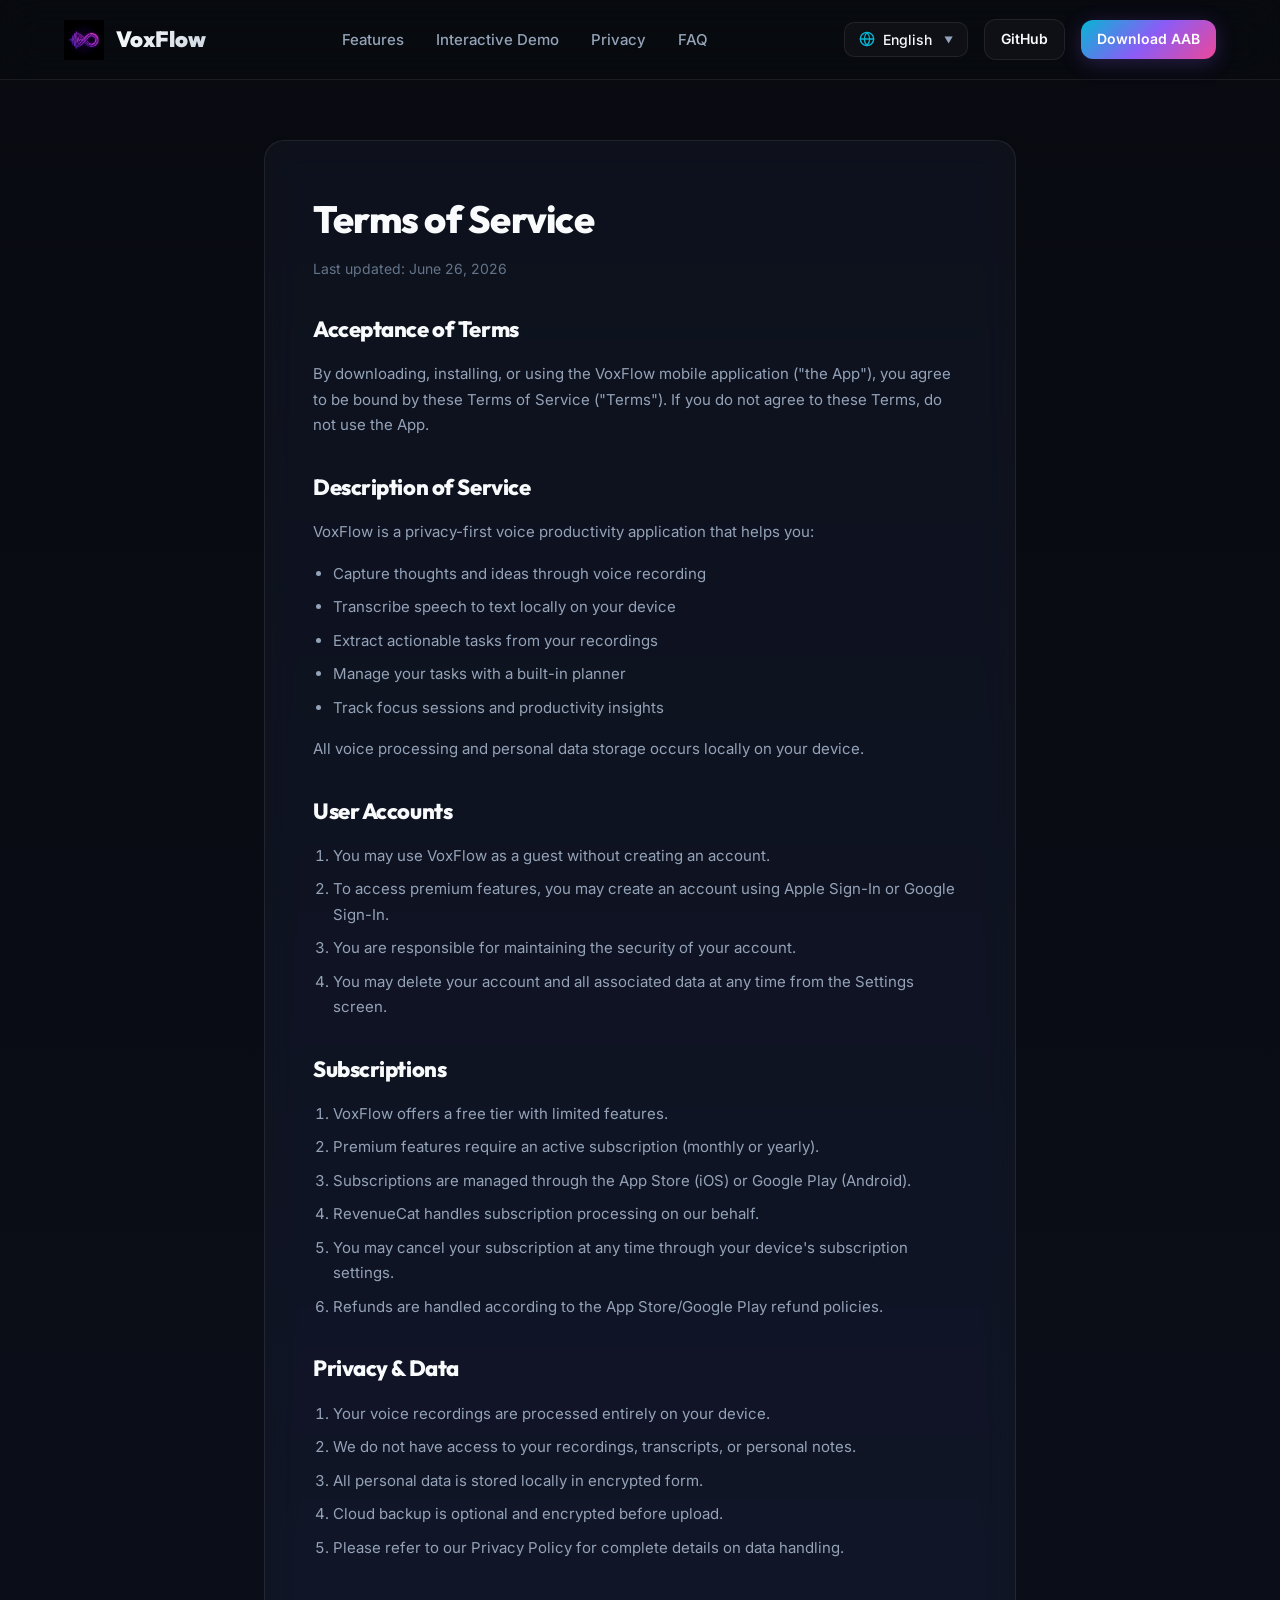
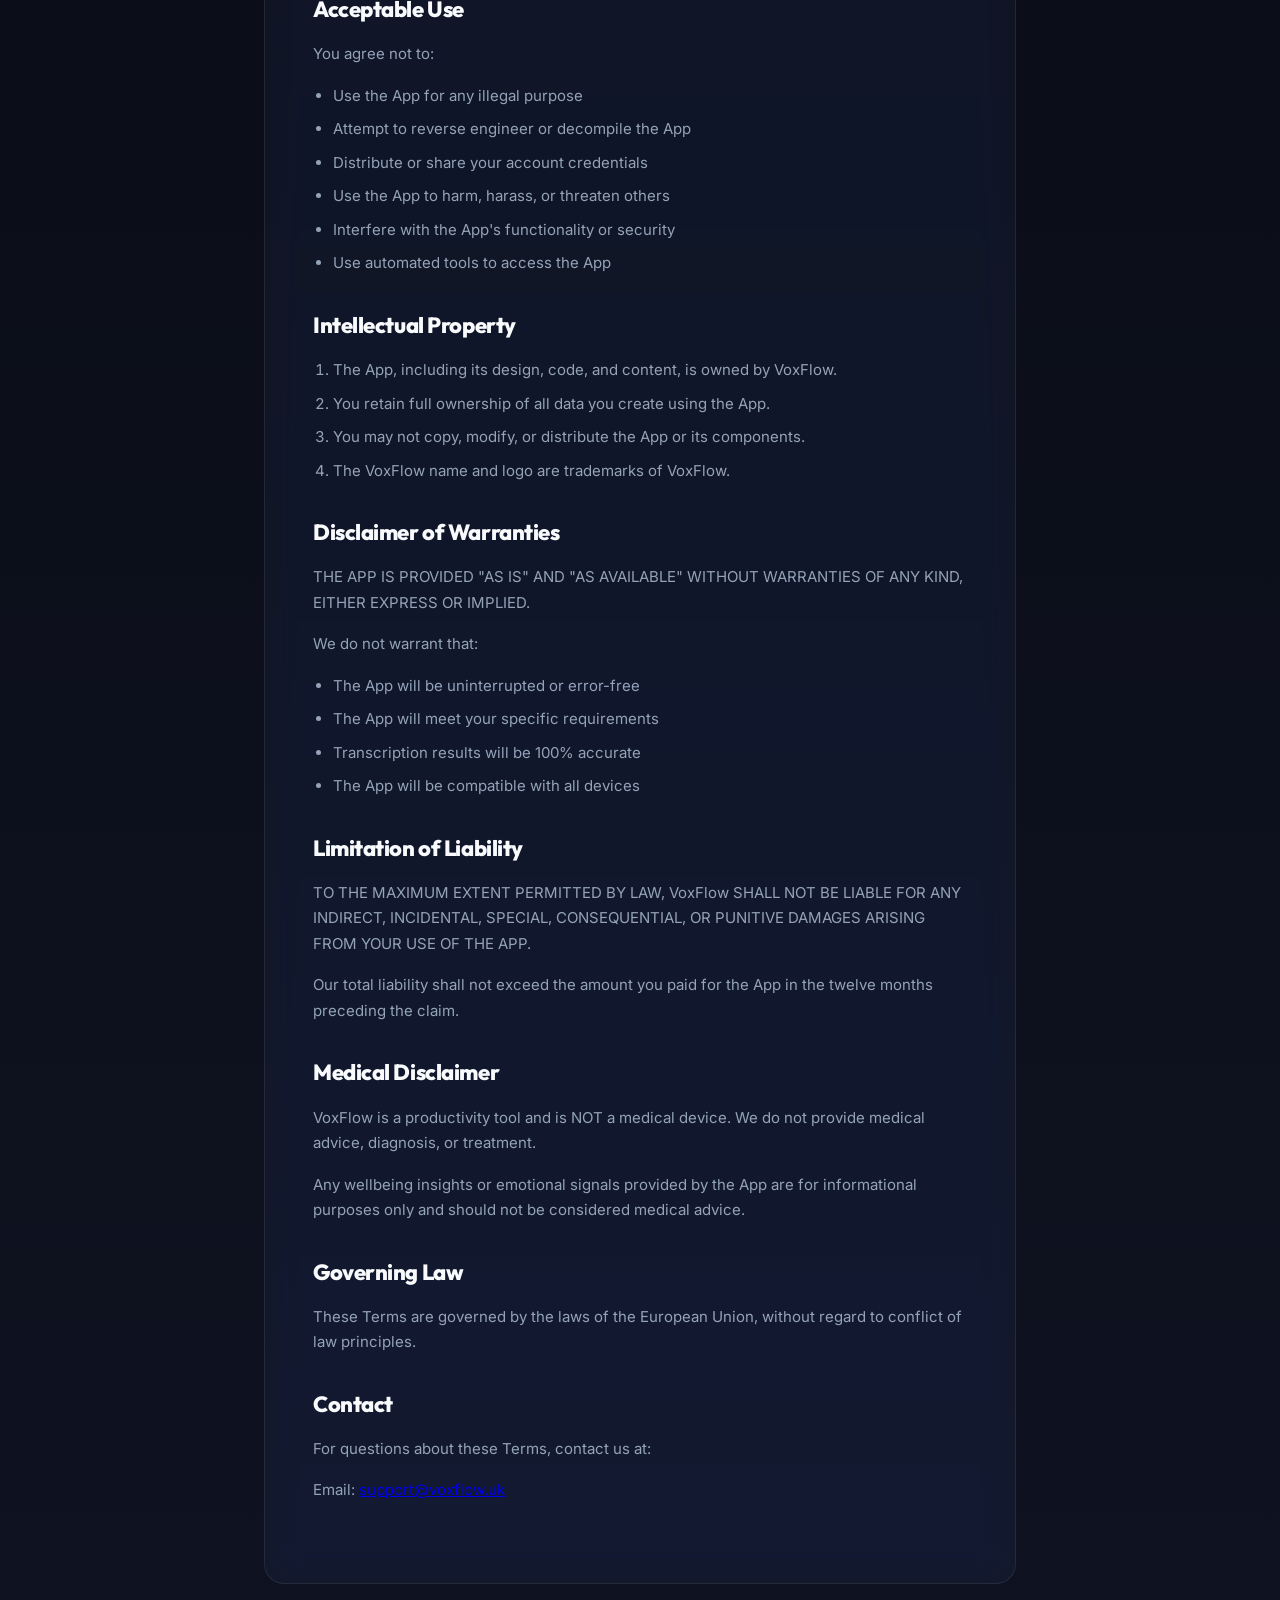
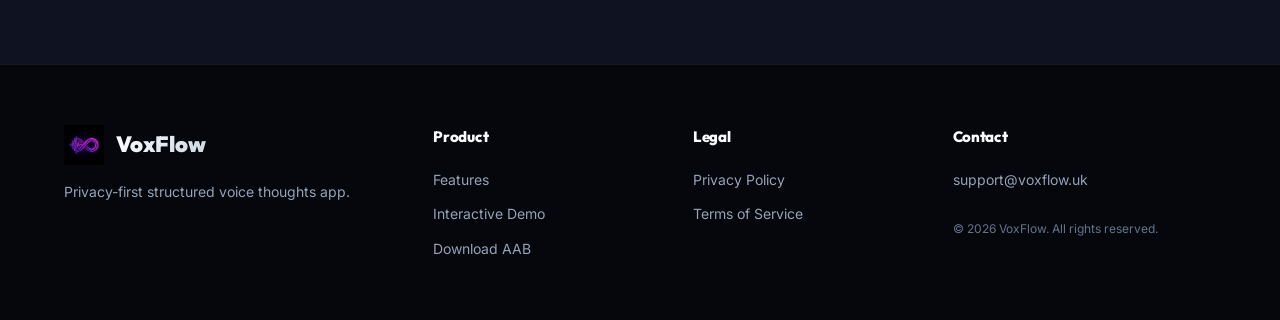
<file: terms-of-service.html>
<!DOCTYPE html>
<html lang="en">
<head>
  <meta charset="UTF-8">
  <meta name="viewport" content="width=device-width, initial-scale=1.0">
  <meta name="description" content="VoxFlow - Terms of Service">
  <title>VoxFlow - Terms of Service</title>
  
  <!-- Fonts -->
  <link rel="preconnect" href="https://fonts.googleapis.com">
  <link rel="preconnect" href="https://fonts.gstatic.com" crossorigin>
  <link href="https://fonts.googleapis.com/css2?family=Inter:wght@400;500;600;700&family=Outfit:wght@600;700;800;900&display=swap" rel="stylesheet">
  
  <!-- CSS -->
  <link rel="stylesheet" href="css/style.css">
  
  <style>
    /* Content switching styling */
    body.lang-en .lang-content:not(.lang-en) { display: none; }
    body.lang-ru .lang-content:not(.lang-ru) { display: none; }
    body.lang-uk .lang-content:not(.lang-uk) { display: none; }
    
    .policy-container {
      padding-top: 140px;
      padding-bottom: 80px;
      max-width: 800px;
      margin: 0 auto;
    }
    
    .policy-card {
      padding: 48px;
    }
    
    .policy-title {
      font-size: 38px;
      margin-bottom: 8px;
    }
    
    .policy-meta {
      color: var(--text-tertiary);
      font-size: 14px;
      margin-bottom: 32px;
      display: block;
    }
    
    .policy-section {
      margin-bottom: 32px;
    }
    
    .policy-section h3 {
      font-size: 22px;
      margin-bottom: 14px;
      color: var(--text-primary);
    }
    
    .policy-section p {
      font-size: 15px;
      line-height: 1.7;
      margin-bottom: 16px;
      color: var(--text-secondary);
    }
    
    .policy-section ul, .policy-section ol {
      margin-left: 20px;
      margin-bottom: 16px;
      color: var(--text-secondary);
      font-size: 15px;
    }
    
    .policy-section li {
      margin-bottom: 8px;
      line-height: 1.7;
    }
  </style>
</head>
<body>

  <!-- Navigation -->
  <header class="header">
    <div class="container navbar">
      <div class="logo-container" style="cursor: pointer;" onclick="window.location.href='index.html'">
        <img src="assets/logo.png" alt="VoxFlow Logo" class="logo-img">
        <span class="logo-text">VoxFlow</span>
      </div>
      <nav class="nav-links">
        <a href="index.html#features" data-i18n="nav_features">Features</a>
        <a href="index.html#demo" data-i18n="nav_demo">Interactive Demo</a>
        <a href="index.html#privacy" data-i18n="nav_privacy">Privacy</a>
        <a href="index.html#faq" data-i18n="nav_faq">FAQ</a>
      </nav>
      <div class="nav-actions">
        <!-- Language Dropdown -->
        <div class="lang-selector" id="langSelector">
          <button class="lang-btn" id="langBtn">
            <svg class="lang-icon" viewBox="0 0 24 24" fill="none" stroke="currentColor" stroke-width="2" stroke-linecap="round" stroke-linejoin="round">
              <circle cx="12" cy="12" r="10"></circle>
              <line x1="2" y1="12" x2="22" y2="12"></line>
              <path d="M12 2a15.3 15.3 0 0 1 4 10 15.3 15.3 0 0 1-4 10 15.3 15.3 0 0 1-4-10 15.3 15.3 0 0 1 4-10z"></path>
            </svg>
            <span class="current-lang" id="currentLang">English</span>
            <span class="dropdown-arrow">▼</span>
          </button>
          <div class="lang-dropdown" id="langDropdown">
            <a href="#" data-lang="en" class="lang-item active">English</a>
            <a href="#" data-lang="ru" class="lang-item">Русский</a>
            <a href="#" data-lang="uk" class="lang-item">Українська</a>
          </div>
        </div>
        <a href="https://github.com/sk1ph" target="_blank" class="btn btn-secondary btn-nav">GitHub</a>
        <a href="index.html#download" class="btn btn-primary btn-nav" data-i18n="nav_download">Download AAB</a>
      </div>
    </div>
  </header>

  <!-- Main Content -->
  <div class="container policy-container">
    <div class="glass-card policy-card">
      
      <!-- English Content -->
      <div class="lang-content lang-en">
        <h1 class="policy-title">Terms of Service</h1>
        <span class="policy-meta">Last updated: June 26, 2026</span>
        
        <div class="policy-section">
          <h3>Acceptance of Terms</h3>
          <p>By downloading, installing, or using the VoxFlow mobile application ("the App"), you agree to be bound by these Terms of Service ("Terms"). If you do not agree to these Terms, do not use the App.</p>
        </div>

        <div class="policy-section">
          <h3>Description of Service</h3>
          <p>VoxFlow is a privacy-first voice productivity application that helps you:</p>
          <ul>
            <li>Capture thoughts and ideas through voice recording</li>
            <li>Transcribe speech to text locally on your device</li>
            <li>Extract actionable tasks from your recordings</li>
            <li>Manage your tasks with a built-in planner</li>
            <li>Track focus sessions and productivity insights</li>
          </ul>
          <p>All voice processing and personal data storage occurs locally on your device.</p>
        </div>

        <div class="policy-section">
          <h3>User Accounts</h3>
          <ol>
            <li>You may use VoxFlow as a guest without creating an account.</li>
            <li>To access premium features, you may create an account using Apple Sign-In or Google Sign-In.</li>
            <li>You are responsible for maintaining the security of your account.</li>
            <li>You may delete your account and all associated data at any time from the Settings screen.</li>
          </ol>
        </div>

        <div class="policy-section">
          <h3>Subscriptions</h3>
          <ol>
            <li>VoxFlow offers a free tier with limited features.</li>
            <li>Premium features require an active subscription (monthly or yearly).</li>
            <li>Subscriptions are managed through the App Store (iOS) or Google Play (Android).</li>
            <li>RevenueCat handles subscription processing on our behalf.</li>
            <li>You may cancel your subscription at any time through your device's subscription settings.</li>
            <li>Refunds are handled according to the App Store/Google Play refund policies.</li>
          </ol>
        </div>

        <div class="policy-section">
          <h3>Privacy & Data</h3>
          <ol>
            <li>Your voice recordings are processed entirely on your device.</li>
            <li>We do not have access to your recordings, transcripts, or personal notes.</li>
            <li>All personal data is stored locally in encrypted form.</li>
            <li>Cloud backup is optional and encrypted before upload.</li>
            <li>Please refer to our Privacy Policy for complete details on data handling.</li>
          </ol>
        </div>

        <div class="policy-section">
          <h3>Acceptable Use</h3>
          <p>You agree not to:</p>
          <ul>
            <li>Use the App for any illegal purpose</li>
            <li>Attempt to reverse engineer or decompile the App</li>
            <li>Distribute or share your account credentials</li>
            <li>Use the App to harm, harass, or threaten others</li>
            <li>Interfere with the App's functionality or security</li>
            <li>Use automated tools to access the App</li>
          </ul>
        </div>

        <div class="policy-section">
          <h3>Intellectual Property</h3>
          <ol>
            <li>The App, including its design, code, and content, is owned by VoxFlow.</li>
            <li>You retain full ownership of all data you create using the App.</li>
            <li>You may not copy, modify, or distribute the App or its components.</li>
            <li>The VoxFlow name and logo are trademarks of VoxFlow.</li>
          </ol>
        </div>

        <div class="policy-section">
          <h3>Disclaimer of Warranties</h3>
          <p>THE APP IS PROVIDED "AS IS" AND "AS AVAILABLE" WITHOUT WARRANTIES OF ANY KIND, EITHER EXPRESS OR IMPLIED.</p>
          <p>We do not warrant that:</p>
          <ul>
            <li>The App will be uninterrupted or error-free</li>
            <li>The App will meet your specific requirements</li>
            <li>Transcription results will be 100% accurate</li>
            <li>The App will be compatible with all devices</li>
          </ul>
        </div>

        <div class="policy-section">
          <h3>Limitation of Liability</h3>
          <p>TO THE MAXIMUM EXTENT PERMITTED BY LAW, VoxFlow SHALL NOT BE LIABLE FOR ANY INDIRECT, INCIDENTAL, SPECIAL, CONSEQUENTIAL, OR PUNITIVE DAMAGES ARISING FROM YOUR USE OF THE APP.</p>
          <p>Our total liability shall not exceed the amount you paid for the App in the twelve months preceding the claim.</p>
        </div>

        <div class="policy-section">
          <h3>Medical Disclaimer</h3>
          <p>VoxFlow is a productivity tool and is NOT a medical device. We do not provide medical advice, diagnosis, or treatment.</p>
          <p>Any wellbeing insights or emotional signals provided by the App are for informational purposes only and should not be considered medical advice.</p>
        </div>

        <div class="policy-section">
          <h3>Governing Law</h3>
          <p>These Terms are governed by the laws of the European Union, without regard to conflict of law principles.</p>
        </div>

        <div class="policy-section">
          <h3>Contact</h3>
          <p>For questions about these Terms, contact us at:</p>
          <p>Email: <a href="mailto:support@voxflow.uk" class="accent-cyan">support@voxflow.uk</a></p>
        </div>
      </div>
      
      <!-- Russian Content -->
      <div class="lang-content lang-ru">
        <h1 class="policy-title">Условия использования</h1>
        <span class="policy-meta">Последнее обновление: 26 июня 2026 г.</span>
        
        <div class="policy-section">
          <h3>Согласие с условиями</h3>
          <p>Скачивая, устанавливая или используя мобильное приложение VoxFlow («Приложение»), вы соглашаетесь соблюдать настоящие Условия использования («Условия»). Если вы не согласны с ними, не используйте Приложение.</p>
        </div>

        <div class="policy-section">
          <h3>Описание услуг</h3>
          <p>VoxFlow — это планировщик задач с фокусом на конфиденциальность, который позволяет вам:</p>
          <ul>
            <li>Записывать мысли и идеи с помощью голоса</li>
            <li>Расшифровывать речь в текст локально на устройстве</li>
            <li>Извлекать готовые задачи из ваших записей</li>
            <li>Управлять списком дел во встроенном календаре</li>
            <li>Отслеживать сессии фокуса и статистику продуктивности</li>
          </ul>
          <p>Вся обработка голоса и хранение личных данных происходят полностью локально на вашем устройстве.</p>
        </div>

        <div class="policy-section">
          <h3>Учетные записи пользователей</h3>
          <ol>
            <li>Вы можете использовать VoxFlow в качестве гостя без создания учетной записи.</li>
            <li>Для доступа к премиум-функциям вы можете войти с помощью Apple или Google.</li>
            <li>Вы несете ответственность за безопасность своей учетной записи.</li>
            <li>Вы можете удалить свой аккаунт и все связанные данные в любой момент в Настройках.</li>
          </ol>
        </div>

        <div class="policy-section">
          <h3>Подписки</h3>
          <ol>
            <li>VoxFlow предлагает бесплатную версию с базовыми функциями.</li>
            <li>Премиум-функции требуют активной подписки (ежемесячной или ежегодной).</li>
            <li>Подписки управляются через App Store (iOS) или Google Play (Android).</li>
            <li>Сервис RevenueCat обрабатывает платежи по подпискам от нашего имени.</li>
            <li>Вы можете отменить подписку в любое время через системные настройки вашего устройства.</li>
            <li>Возврат средств осуществляется в соответствии с правилами магазинов App Store/Google Play.</li>
          </ol>
        </div>

        <div class="policy-section">
          <h3>Приватность и данные</h3>
          <ol>
            <li>Ваши голосовые файлы обрабатываются локально без отправки на серверы.</li>
            <li>Мы не имеем доступа к вашим аудиофайлам, текстам или списку задач.</li>
            <li>Все данные пользователя хранятся на устройстве в зашифрованном виде.</li>
            <li>Облачный бэкап опционален и зашифрован перед загрузкой.</li>
            <li>Пожалуйста, ознакомьтесь с нашей Политикой конфиденциальности для деталей.</li>
          </ol>
        </div>

        <div class="policy-section">
          <h3>Правила использования</h3>
          <p>Вы соглашаетесь не:</p>
          <ul>
            <li>Использовать Приложение в незаконных целях</li>
            <li>Пытаться декомпилировать или производить обратную разработку Приложения</li>
            <li>Передавать свои данные авторизации третьим лицам</li>
            <li>Использовать приложение для нанесения вреда или угроз другим людям</li>
            <li>Нарушать безопасность или работу сервисов Приложения</li>
            <li>Использовать автоматических ботов для парсинга Приложения</li>
          </ul>
        </div>

        <div class="policy-section">
          <h3>Интеллектуальная собственность</h3>
          <ol>
            <li>Приложение, включая дизайн, код и контент, принадлежит VoxFlow.</li>
            <li>Вы сохраняете полное право собственности на все созданные вами данные.</li>
            <li>Вы не имеете права копировать, изменять или распространять компоненты приложения.</li>
            <li>Название и логотип VoxFlow являются зарегистрированными товарными знаками.</li>
          </ol>
        </div>

        <div class="policy-section">
          <h3>Отказ от гарантий</h3>
          <p>ПРИЛОЖЕНИЕ ПРЕДОСТАВЛЯЕТСЯ «КАК ЕСТЬ» И «ПО НАЛИЧИЮ» БЕЗ КАКИХ-ЛИБО ЯВНЫХ ИЛИ ПОДРАЗУМЕВАЕМЫХ ГАРАНТИЙ.</p>
          <p>Мы не гарантируем, что:</p>
          <ul>
            <li>Приложение будет работать бесперебойно и без ошибок</li>
            <li>Приложение полностью удовлетворит ваши личные требования</li>
            <li>Точность распознавания голоса всегда будет составлять 100%</li>
            <li>Приложение будет совместимо абсолютно со всеми устройствами</li>
          </ul>
        </div>

        <div class="policy-section">
          <h3>Ограничение ответственности</h3>
          <p>В МАКСИМАЛЬНОЙ СТЕПЕНИ, РАЗРЕШЕННОЙ ЗАКОНОМ, VoxFlow НЕ НЕСЕТ ОТВЕТСТВЕННОСТИ ЗА ЛЮБЫЕ КОСВЕННЫЕ, СЛУЧАЙНЫЕ ИЛИ ШТРАФНЫЕ УБЫТКИ, СВЯЗАННЫЕ С ИСПОЛЬЗОВАНИЕМ ПРИЛОЖЕНИЯ.</p>
          <p>Наша общая ответственность перед вами не может превышать сумму, уплаченную вами за подписку в течение последних 12 месяцев.</p>
        </div>

        <div class="policy-section">
          <h3>Медицинский дисклеймер</h3>
          <p>VoxFlow — это инструмент продуктивности, он НЕ является медицинским приложением. Мы не предоставляем медицинские диагнозы, консультации или лечение.</p>
          <p>Любые советы по самочувствию или эмоциональные сигналы носят исключительно информационный характер и не заменяют визиты к врачу.</p>
        </div>

        <div class="policy-section">
          <h3>Применимое право</h3>
          <p>Настоящие Условия регулируются законодательством Европейского Союза без учета принципов коллизионного права.</p>
        </div>

        <div class="policy-section">
          <h3>Контакты</h3>
          <p>По вопросам условий использования обращайтесь к нам по адресу:</p>
          <p>Email: <a href="mailto:support@voxflow.uk" class="accent-cyan">support@voxflow.uk</a></p>
        </div>
      </div>
      
      <!-- Ukrainian Content -->
      <div class="lang-content lang-uk">
        <h1 class="policy-title">Умови використання</h1>
        <span class="policy-meta">Останнє оновлення: 26 червня 2026 р.</span>
        
        <div class="policy-section">
          <h3>Згода з умовами</h3>
          <p>Завантажуючи, встановлюючи або використовуючи мобільний додаток VoxFlow («Додаток»), ви погоджуєтеся дотримуватися цих Умов використання («Умови»). Якщо ви не згодні з ними, не використовуйте Додаток.</p>
        </div>

        <div class="policy-section">
          <h3>Опис послуг</h3>
          <p>VoxFlow — це планувальник завдань з фокусом на конфіденційність, який дозволяє вам:</p>
          <ul>
            <li>Записувати думки та ідеї за допомогою голосу</li>
            <li>Розшифровувати мовлення в текст локально на пристрої</li>
            <li>Вилучати готові завдання з ваших записів</li>
            <li>Керувати списком справ у вбудованому календарі</li>
            <li>Відстежувати сесії фокусу та статистику продуктивності</li>
          </ul>
          <p>Вся обробка голосу та зберігання особистих даних відбуваються повністю локально на вашому пристрої.</p>
        </div>

        <div class="policy-section">
          <h3>Облікові записи користувачів</h3>
          <ol>
            <li>Ви можете використовувати VoxFlow як гостя без створення облікового запису.</li>
            <li>Для доступу до преміум-функцій ви можете увійти за допомогою Apple або Google.</li>
            <li>Ви несете відповідальність за безпеку свого облікового запису.</li>
            <li>Ви можете видалити свій аккаунт та всі пов'язані дані у будь-який момент у Налаштуваннях.</li>
          </ol>
        </div>

        <div class="policy-section">
          <h3>Підписки</h3>
          <ol>
            <li>VoxFlow пропонує безкоштовну версію з базовими функціями.</li>
            <li>Преміум-функції вимагають активної підписки (щомісячної або щорічної).</li>
            <li>Підписки управляються через App Store (iOS) або Google Play (Android).</li>
            <li>Сервіс RevenueCat обробляє платежі за підписками від нашого імені.</li>
            <li>Ви можете скасувати підписку в будь-який час через системні налаштування пристрою.</li>
            <li>Повернення коштів здійснюється відповідно до правил магазинів App Store/Google Play.</li>
          </ol>
        </div>

        <div class="policy-section">
          <h3>Приватність та дані</h3>
          <ol>
            <li>Ваші голосові файли обробляються локально без відправки на сервери.</li>
            <li>Ми не маємо доступу до ваших аудіофайлів, текстів або списку завдань.</li>
            <li>Всі дані користувача зберігаються на пристрої в зашифрованому вигляді.</li>
            <li>Хмарний бекап є опціональним та зашифрований перед завантаженням.</li>
            <li>Будь ласка, ознайомтеся з нашою Політикою конфіденційності для деталей.</li>
          </ol>
        </div>

        <div class="policy-section">
          <h3>Правила використання</h3>
          <p>Ви погоджуєтеся не:</p>
          <ul>
            <li>Використовувати Додаток у незаконних цілях</li>
            <li>Намагатися декомпілювати або проводити зворотну розробку Додатку</li>
            <li>Передавати свої дані авторизації третім особам</li>
            <li>Використовувати програму для нанесення шкоди чи погроз іншим людям</li>
            <li>Порушувати безпеку чи роботу сервісів Додатку</li>
            <li>Використовувати автоматичних ботів для парсингу Додатку</li>
          </ul>
        </div>

        <div class="policy-section">
          <h3>Інтелектуальна власність</h3>
          <ol>
            <li>Додаток, включаючи дизайн, код та контент, належить VoxFlow.</li>
            <li>Ви зберігаєте повне право власності на всі створені вами дані.</li>
            <li>Ви не маєте права копіювати, змінювати чи розповсюджувати компоненти додатка.</li>
            <li>Назва та логотип VoxFlow є зареєстрованими товарними знаками.</li>
          </ol>
        </div>

        <div class="policy-section">
          <h3>Відмова від гарантій</h3>
          <p>ДОДАТОК НАДАЄТЬСЯ «ЯК Є» ТА «ЗА НАЯВНОСТЮ» БЕЗ БУДЬ-ЯКИХ ЯВНИХ АБО ПОДРАЗУМІВАНИХ ГАРАНТІЙ.</p>
          <p>Ми не гарантуємо, що:</p>
          <ul>
            <li>Додаток працюватиме безперебійно та без помилок</li>
            <li>Додаток повністю задовольнить ваші особисті вимоги</li>
            <li>Точність розпізнавання голосу завжди становитиме 100%</li>
            <li>Додаток буде сумісним абсолютно з усіма пристроями</li>
          </ul>
        </div>

        <div class="policy-section">
          <h3>Обмеження відповідальності</h3>
          <p>У МАКСИМАЛЬНІЙ МІРІ, ДОЗВОЛЕНІЙ ЗАКОНОМ, VoxFlow НЕ НЕСЕ ВІДПОВІДАЛЬНОСТІ ЗА БУДЬ-ЯКІ НЕПРЯМІ, ВИПАДКОВІ АБО ШТРАФНІ ЗБИТКИ, ПОВ'ЯЗАНІ З ВИКОРИСТАННЯМ ДОДАТКУ.</p>
          <p>Наша загальна відповідальність перед вами не може перевищувати суму, сплачену вами за підписку протягом останніх 12 місяців.</p>
        </div>

        <div class="policy-section">
          <h3>Медичний дисклеймер</h3>
          <p>VoxFlow — це інструмент продуктивності, він НЕ є медичним додатком. Ми не надаємо медичні діагнози, консультації чи лікування.</p>
          <p>Будь-які поради щодо самопочуття або емоційні сигнали носять виключно інформаційний характер і не замінюють візити до лікаря.</p>
        </div>

        <div class="policy-section">
          <h3>Законодавство, що застосовується</h3>
          <p>Ці Умови регулюються законодавством Європейського Союзу без урахування принципів колізійного права.</p>
        </div>

        <div class="policy-section">
          <h3>Контакти</h3>
          <p>З питань умов використання звертайтесь до нас за адресою:</p>
          <p>Email: <a href="mailto:support@voxflow.uk" class="accent-cyan">support@voxflow.uk</a></p>
        </div>
      </div>
      
    </div>
  </div>

  <!-- Footer -->
  <footer class="footer">
    <div class="container footer-grid">
      <div class="footer-brand">
        <div class="logo-container" style="cursor: pointer;" onclick="window.location.href='index.html'">
          <img src="assets/logo.png" alt="VoxFlow Logo" class="logo-img">
          <span class="logo-text">VoxFlow</span>
        </div>
        <p class="footer-desc" data-i18n="footer_desc">Privacy-first structured voice thoughts app.</p>
      </div>
      <div class="footer-links">
        <h5 data-i18n="footer_product">Product</h5>
        <a href="index.html#features" data-i18n="nav_features">Features</a>
        <a href="index.html#demo" data-i18n="nav_demo">Demo</a>
        <a href="index.html#download" data-i18n="nav_download">Download AAB</a>
      </div>
      <div class="footer-links">
        <h5 data-i18n="footer_legal">Legal</h5>
        <a href="privacy-policy.html" data-i18n="footer_privacy">Privacy Policy</a>
        <a href="terms-of-service.html" data-i18n="footer_terms">Terms of Service</a>
      </div>
      <div class="footer-links">
        <h5>Contact</h5>
        <a href="mailto:support@voxflow.uk">support@voxflow.uk</a>
        <span data-i18n="footer_copy">© 2026 VoxFlow. All rights reserved.</span>
      </div>
    </div>
  </footer>

  <!-- Script for local page language sync -->
  <script>
    const translations = {
      en: {
        nav_features: "Features",
        nav_demo: "Interactive Demo",
        nav_privacy: "Privacy",
        nav_faq: "FAQ",
        nav_download: "Download AAB",
        footer_desc: "Privacy-first structured voice thoughts app.",
        footer_product: "Product",
        footer_legal: "Legal",
        footer_privacy: "Privacy Policy",
        footer_terms: "Terms of Service",
        footer_copy: "© 2026 VoxFlow. All rights reserved."
      },
      ru: {
        nav_features: "Функции",
        nav_demo: "Демо-симулятор",
        nav_privacy: "Приватность",
        nav_faq: "Частые вопросы",
        nav_download: "Скачать AAB",
        footer_desc: "Приватный планировщик задач на основе вашего голоса.",
        footer_product: "Продукт",
        footer_legal: "Юридически",
        footer_privacy: "Политика конфиденциальности",
        footer_terms: "Условия использования",
        footer_copy: "© 2026 VoxFlow. Все права защищены."
      },
      uk: {
        nav_features: "Функції",
        nav_demo: "Демо-симулятор",
        nav_privacy: "Приватність",
        nav_faq: "Питання",
        nav_download: "Завантажити AAB",
        footer_desc: "Приватний планувальник завдань на основі вашого голосу.",
        footer_product: "Продукт",
        footer_legal: "Юридично",
        footer_privacy: "Політика конфіденційності",
        footer_terms: "Умови використання",
        footer_copy: "© 2026 VoxFlow. Всі права застережені."
      }
    };

    let currentLanguage = 'en';

    const langSelector = document.getElementById('langSelector');
    const langBtn = document.getElementById('langBtn');
    const currentLangSpan = document.getElementById('currentLang');

    langBtn.addEventListener('click', (e) => {
      e.stopPropagation();
      langSelector.classList.toggle('open');
    });

    document.addEventListener('click', () => {
      langSelector.classList.remove('open');
    });

    document.querySelectorAll('.lang-item').forEach(item => {
      item.addEventListener('click', (e) => {
        e.preventDefault();
        const lang = item.getAttribute('data-lang');
        setLanguage(lang);
        langSelector.classList.remove('open');
      });
    });

    function setLanguage(lang) {
      currentLanguage = lang;
      localStorage.setItem('voxflow_lang', lang);
      document.body.className = 'lang-' + lang;
      
      document.querySelectorAll('.lang-item').forEach(item => {
        if (item.getAttribute('data-lang') === lang) {
          item.classList.add('active');
        } else {
          item.classList.remove('active');
        }
      });

      const langNames = {
        en: 'English',
        ru: 'Русский',
        uk: 'Українська'
      };
      currentLangSpan.textContent = langNames[lang];

      document.querySelectorAll('[data-i18n]').forEach(el => {
        const key = el.getAttribute('data-i18n');
        if (translations[lang] && translations[lang][key]) {
          el.innerHTML = translations[lang][key];
        }
      });
    }

    // Init
    const savedLang = localStorage.getItem('voxflow_lang') || 'en';
    setLanguage(savedLang);
  </script>
</body>
</html>
</file>
<file: css/style.css>
/* Custom Reset & Tokens */
:root {
  --bg-primary: #080A10;
  --bg-secondary: #0F1322;
  --surface: rgba(255, 255, 255, 0.03);
  --surface-border: rgba(255, 255, 255, 0.08);
  --surface-hover: rgba(255, 255, 255, 0.06);
  
  --accent-cyan: #06B6D4;
  --accent-purple: #8B5CF6;
  --accent-pink: #EC4899;
  
  --text-primary: #F8FAFC;
  --text-secondary: #94A3B8;
  --text-tertiary: #64748B;
  
  --gradient-accent: linear-gradient(135deg, var(--accent-cyan) 0%, var(--accent-purple) 50%, var(--accent-pink) 100%);
  --gradient-dark: linear-gradient(180deg, var(--bg-primary) 0%, var(--bg-secondary) 100%);
  
  --font-sans: 'Inter', sans-serif;
  --font-display: 'Outfit', sans-serif;
  
  --transition-smooth: all 0.3s cubic-bezier(0.4, 0, 0.2, 1);
  --border-radius-card: 20px;
  --border-radius-btn: 12px;
}

* {
  box-sizing: border-box;
  margin: 0;
  padding: 0;
}

html {
  scroll-behavior: smooth;
}

body {
  background-color: var(--bg-primary);
  background-image: var(--gradient-dark);
  color: var(--text-primary);
  font-family: var(--font-sans);
  line-height: 1.6;
  overflow-x: hidden;
}

.container {
  max-width: 1200px;
  margin: 0 auto;
  padding: 0 24px;
}

.text-center {
  text-align: center;
}

/* Typography */
h1, h2, h3, h4, h5 {
  font-family: var(--font-display);
  font-weight: 800;
  letter-spacing: -0.02em;
}

p {
  color: var(--text-secondary);
}

/* Gradients & Badges */
.gradient-text {
  background: var(--gradient-accent);
  -webkit-background-clip: text;
  -webkit-text-fill-color: transparent;
}

.badge-premium {
  display: inline-flex;
  align-items: center;
  gap: 8px;
  padding: 6px 14px;
  border-radius: 30px;
  background: rgba(6, 182, 212, 0.08);
  border: 1px fill rgba(6, 182, 212, 0.15);
  border: 1px solid rgba(6, 182, 212, 0.2);
  color: var(--accent-cyan);
  font-size: 13px;
  font-weight: 600;
  margin-bottom: 24px;
  backdrop-filter: blur(10px);
}

/* Buttons */
.btn {
  display: inline-flex;
  align-items: center;
  justify-content: center;
  gap: 10px;
  font-family: var(--font-sans);
  font-weight: 600;
  font-size: 15px;
  padding: 12px 24px;
  border-radius: var(--border-radius-btn);
  cursor: pointer;
  text-decoration: none;
  transition: var(--transition-smooth);
  border: none;
}

.btn-large {
  padding: 16px 32px;
  font-size: 16px;
}

.btn-primary {
  background: var(--gradient-accent);
  color: #FFFFFF;
  box-shadow: 0 4px 20px rgba(139, 92, 246, 0.25);
}

.btn-primary:hover {
  transform: translateY(-2px);
  box-shadow: 0 8px 30px rgba(139, 92, 246, 0.4);
}

.btn-glow {
  position: relative;
}

.btn-glow::after {
  content: '';
  position: absolute;
  top: 0; left: 0; right: 0; bottom: 0;
  border-radius: var(--border-radius-btn);
  background: var(--gradient-accent);
  z-index: -1;
  filter: blur(15px);
  opacity: 0.5;
  transition: var(--transition-smooth);
}

.btn-glow:hover::after {
  filter: blur(25px);
  opacity: 0.8;
}

.btn-secondary {
  background: var(--surface);
  border: 1px solid var(--surface-border);
  color: var(--text-primary);
}

.btn-secondary:hover {
  background: var(--surface-hover);
  border-color: rgba(255, 255, 255, 0.15);
  transform: translateY(-2px);
}

.btn-nav {
  padding: 8px 16px;
  font-size: 14px;
}

.btn-icon {
  width: 20px;
  height: 20px;
}

/* Glassmorphism Card */
.glass-card {
  background: var(--surface);
  backdrop-filter: blur(16px) saturate(180%);
  -webkit-backdrop-filter: blur(16px) saturate(180%);
  border: 1px solid var(--surface-border);
  border-radius: var(--border-radius-card);
  transition: var(--transition-smooth);
}

/* Header & Navbar */
.header {
  position: fixed;
  top: 0; left: 0; right: 0;
  z-index: 100;
  background: rgba(8, 10, 16, 0.8);
  backdrop-filter: blur(20px);
  border-bottom: 1px solid var(--surface-border);
  height: 80px;
}

.navbar {
  display: flex;
  align-items: center;
  justify-content: space-between;
  height: 100%;
}

.logo-container {
  display: flex;
  align-items: center;
  gap: 12px;
}

.logo-img {
  width: 40px;
  height: 40px;
}

.logo-text {
  font-family: var(--font-display);
  font-weight: 900;
  font-size: 22px;
  background: linear-gradient(135deg, #FFFFFF 0%, #CBD5E1 100%);
  -webkit-background-clip: text;
  -webkit-text-fill-color: transparent;
}

.nav-links {
  display: flex;
  gap: 32px;
}

.nav-links a {
  color: var(--text-secondary);
  text-decoration: none;
  font-weight: 500;
  font-size: 15px;
  transition: var(--transition-smooth);
}

.nav-links a:hover {
  color: var(--text-primary);
}

.nav-actions {
  display: flex;
  align-items: center;
  gap: 16px;
}

/* Language Selector Dropdown */
.lang-selector {
  position: relative;
  display: inline-block;
}

.lang-btn {
  display: flex;
  align-items: center;
  gap: 8px;
  background: var(--surface);
  border: 1px solid var(--surface-border);
  border-radius: 10px;
  padding: 8px 14px;
  color: var(--text-primary);
  font-family: var(--font-sans);
  font-weight: 500;
  font-size: 14px;
  cursor: pointer;
  transition: var(--transition-smooth);
}

.lang-btn:hover {
  background: var(--surface-hover);
  border-color: rgba(255, 255, 255, 0.15);
}

.lang-icon {
  width: 16px;
  height: 16px;
  color: var(--accent-cyan);
}

.dropdown-arrow {
  font-size: 9px;
  margin-left: 4px;
  transition: transform 0.3s ease;
  color: var(--text-secondary);
}

.lang-selector.open .dropdown-arrow {
  transform: rotate(180deg);
}

.lang-dropdown {
  position: absolute;
  top: calc(100% + 8px);
  right: 0;
  background: #121829;
  border: 1px solid var(--surface-border);
  border-radius: 12px;
  width: 150px;
  box-shadow: 0 10px 25px rgba(0,0,0,0.5);
  opacity: 0;
  visibility: hidden;
  transform: translateY(-10px);
  transition: all 0.3s cubic-bezier(0.4, 0, 0.2, 1);
  z-index: 200;
  padding: 6px;
}

.lang-selector.open .lang-dropdown {
  opacity: 1;
  visibility: visible;
  transform: translateY(0);
}

.lang-item {
  display: block;
  padding: 10px 14px;
  color: var(--text-secondary);
  text-decoration: none;
  font-size: 14px;
  font-weight: 500;
  border-radius: 8px;
  transition: var(--transition-smooth);
}

.lang-item:hover {
  background: rgba(255, 255, 255, 0.05);
  color: var(--text-primary);
}

.lang-item.active {
  background: rgba(6, 182, 212, 0.1);
  color: var(--accent-cyan);
}

/* Hero Section */
.hero-section {
  position: relative;
  padding-top: 160px;
  padding-bottom: 80px;
}

.hero-bg-glow {
  position: absolute;
  top: 0; left: 50%;
  transform: translateX(-50%);
  width: 100%;
  height: 100%;
  background-image: url('../assets/hero_bg.png');
  background-size: cover;
  background-position: center;
  opacity: 0.15;
  pointer-events: none;
  z-index: -1;
}

.hero-grid {
  display: grid;
  grid-template-columns: 1.2fr 0.8fr;
  gap: 48px;
  align-items: center;
}

.hero-title {
  font-size: 58px;
  line-height: 1.1;
  margin-bottom: 20px;
}

.hero-subtitle {
  font-size: 19px;
  line-height: 1.6;
  margin-bottom: 36px;
  max-width: 600px;
}

.hero-ctas {
  display: flex;
  gap: 16px;
  margin-bottom: 48px;
}

.hero-meta {
  display: flex;
  gap: 24px;
}

.meta-item {
  font-size: 14px;
  color: var(--text-secondary);
  display: flex;
  align-items: center;
  gap: 8px;
}

.showcase-card {
  padding: 12px;
  overflow: hidden;
  border-radius: 30px;
  box-shadow: 0 20px 50px rgba(0,0,0,0.3);
}

.showcase-img {
  width: 100%;
  border-radius: 20px;
  display: block;
}

/* Wave animation */
.interactive-wave-container {
  padding: 60px 0;
  position: relative;
}

.wave-heading {
  font-size: 20px;
  color: var(--text-secondary);
  margin-bottom: 24px;
  font-family: var(--font-sans);
  font-weight: 500;
  letter-spacing: 0.05em;
}

.live-wave {
  display: flex;
  justify-content: center;
  align-items: center;
  gap: 6px;
  height: 80px;
}

.live-wave .bar {
  width: 6px;
  height: 10px;
  background: var(--gradient-accent);
  border-radius: 3px;
  transition: var(--transition-smooth);
  animation: pulseWave 1.2s ease-in-out infinite alternate;
}

.live-wave:hover .bar {
  animation-duration: 0.5s;
}

/* Stagger animations */
.live-wave .bar:nth-child(1) { animation-delay: 0.1s; }
.live-wave .bar:nth-child(2) { animation-delay: 0.3s; }
.live-wave .bar:nth-child(3) { animation-delay: 0.5s; }
.live-wave .bar:nth-child(4) { animation-delay: 0.7s; }
.live-wave .bar:nth-child(5) { animation-delay: 0.9s; }
.live-wave .bar:nth-child(6) { animation-delay: 1.1s; }
.live-wave .bar:nth-child(7) { animation-delay: 1.3s; }
.live-wave .bar:nth-child(8) { animation-delay: 1.5s; }
.live-wave .bar:nth-child(9) { animation-delay: 1.4s; }
.live-wave .bar:nth-child(10) { animation-delay: 1.2s; }
.live-wave .bar:nth-child(11) { animation-delay: 1.0s; }
.live-wave .bar:nth-child(12) { animation-delay: 0.8s; }
.live-wave .bar:nth-child(13) { animation-delay: 0.6s; }
.live-wave .bar:nth-child(14) { animation-delay: 0.4s; }
.live-wave .bar:nth-child(15) { animation-delay: 0.2s; }
.live-wave .bar:nth-child(16) { animation-delay: 0.0s; }

@keyframes pulseWave {
  0% { height: 10px; }
  100% { height: 70px; }
}

/* Features */
.features-section {
  padding: 100px 0;
  position: relative;
}

.section-header {
  text-align: center;
  max-width: 700px;
  margin: 0 auto 60px auto;
}

.section-title {
  font-size: 42px;
  margin-bottom: 16px;
}

.section-subtitle {
  font-size: 17px;
  color: var(--text-secondary);
}

.features-grid {
  display: grid;
  grid-template-columns: repeat(auto-fit, minmax(320px, 1fr));
  gap: 32px;
}

.feature-card {
  padding: 40px 32px;
}

.feature-card:hover {
  transform: translateY(-5px);
  border-color: rgba(255, 255, 255, 0.15);
  box-shadow: 0 15px 40px rgba(0,0,0,0.3);
}

.feature-icon {
  font-size: 32px;
  margin-bottom: 24px;
  width: 60px;
  height: 60px;
  display: flex;
  align-items: center;
  justify-content: center;
  border-radius: 16px;
}

.icon-cyan { background: rgba(6, 182, 212, 0.1); }
.icon-purple { background: rgba(139, 92, 246, 0.1); }
.icon-pink { background: rgba(236, 72, 153, 0.1); }
.icon-blue { background: rgba(59, 130, 246, 0.1); }
.icon-green { background: rgba(16, 185, 129, 0.1); }
.icon-yellow { background: rgba(245, 158, 11, 0.1); }

.feature-title {
  font-size: 20px;
  margin-bottom: 12px;
}

.feature-desc {
  font-size: 15px;
  line-height: 1.6;
}

/* Demo Simulator */
.demo-section {
  padding: 100px 0;
}

.simulator-grid {
  display: grid;
  grid-template-columns: 1fr 1fr;
  gap: 48px;
  align-items: center;
}

.simulator-controls {
  padding: 32px;
}

.sim-header {
  font-size: 16px;
  color: var(--text-secondary);
  font-family: var(--font-sans);
  font-weight: 500;
  text-transform: uppercase;
  letter-spacing: 0.05em;
  margin-bottom: 20px;
}

.prompt-option {
  display: flex;
  gap: 16px;
  padding: 18px;
  border-radius: 14px;
  background: rgba(255, 255, 255, 0.02);
  border: 1px solid var(--surface-border);
  cursor: pointer;
  margin-bottom: 14px;
  transition: var(--transition-smooth);
}

.prompt-option:hover {
  background: var(--surface-hover);
  border-color: rgba(255, 255, 255, 0.12);
}

.prompt-option.active {
  background: rgba(6, 182, 212, 0.06);
  border-color: rgba(6, 182, 212, 0.3);
}

.prompt-icon {
  font-size: 24px;
}

.prompt-info h5 {
  font-size: 16px;
  margin-bottom: 4px;
}

.prompt-info p {
  font-size: 13px;
  color: var(--text-secondary);
  white-space: nowrap;
  overflow: hidden;
  text-overflow: ellipsis;
  max-width: 320px;
}

.btn-full-width {
  width: 100%;
  margin-top: 10px;
}

/* Phone Mockup */
.phone-mockup-wrapper {
  display: flex;
  justify-content: center;
}

.phone-container {
  width: 310px;
  height: 620px;
  background: #000;
  border: 10px solid #1e293b;
  border-radius: 40px;
  position: relative;
  box-shadow: 0 30px 60px rgba(0,0,0,0.5);
  overflow: hidden;
}

.phone-notch {
  width: 140px;
  height: 18px;
  background: #1e293b;
  position: absolute;
  top: 0; left: 50%;
  transform: translateX(-50%);
  border-bottom-left-radius: 12px;
  border-bottom-right-radius: 12px;
  z-index: 10;
}

.phone-content {
  width: 100%;
  height: 100%;
  position: relative;
}

/* Mock App UI styling */
.mock-app {
  display: flex;
  flex-direction: column;
  height: 100%;
  background: #080A10;
  padding: 24px 16px 16px 16px;
}

.mock-app-header {
  display: flex;
  justify-content: space-between;
  align-items: center;
  padding: 8px 0;
  border-bottom: 1px solid rgba(255,255,255,0.06);
}

.mock-logo {
  display: flex;
  align-items: center;
  gap: 6px;
  font-family: var(--font-display);
  font-weight: 700;
  font-size: 14px;
}

.mock-logo-img {
  width: 18px;
  height: 18px;
  border-radius: 4px;
}

.mock-status {
  font-size: 11px;
  color: var(--accent-cyan);
  background: rgba(6, 182, 212, 0.1);
  padding: 2px 8px;
  border-radius: 20px;
}

.mock-app-body {
  flex: 1;
  display: flex;
  flex-direction: column;
  gap: 16px;
  padding-top: 16px;
  overflow: hidden;
}

.mock-transcription-box {
  background: rgba(255,255,255,0.02);
  border: 1px solid rgba(255,255,255,0.05);
  border-radius: 12px;
  padding: 12px;
  min-height: 120px;
}

.box-label {
  font-size: 9px;
  font-weight: 600;
  color: var(--text-tertiary);
  letter-spacing: 0.05em;
  margin-bottom: 8px;
}

#mockTranscript {
  font-size: 12px;
  line-height: 1.5;
  color: var(--text-secondary);
}

#mockTranscript.typing {
  color: var(--text-primary);
}

.mock-tasks-list {
  flex: 1;
  background: rgba(255,255,255,0.02);
  border: 1px solid rgba(255,255,255,0.05);
  border-radius: 12px;
  padding: 12px;
  display: flex;
  flex-direction: column;
  overflow-y: auto;
}

.empty-tasks-placeholder {
  font-size: 11px;
  color: var(--text-tertiary);
  text-align: center;
  margin-top: 30px;
}

.mock-task-item {
  display: flex;
  align-items: center;
  gap: 10px;
  padding: 8px 10px;
  background: rgba(255,255,255,0.03);
  border: 1px solid rgba(255,255,255,0.05);
  border-radius: 8px;
  margin-bottom: 8px;
  animation: slideInTask 0.4s cubic-bezier(0.18, 0.89, 0.32, 1.28) forwards;
}

@keyframes slideInTask {
  0% { opacity: 0; transform: translateY(10px); }
  100% { opacity: 1; transform: translateY(0); }
}

.task-checkbox {
  width: 14px;
  height: 14px;
  border: 1.5px solid var(--accent-cyan);
  border-radius: 3px;
}

.task-details {
  flex: 1;
}

.task-title {
  font-size: 11px;
  color: var(--text-primary);
  font-weight: 500;
}

.task-meta {
  display: flex;
  gap: 6px;
  margin-top: 2px;
}

.task-due {
  font-size: 9px;
  color: var(--text-tertiary);
}

.task-priority {
  font-size: 9px;
  font-weight: 700;
  padding: 0 4px;
  border-radius: 2px;
}

.p-high { background: rgba(239, 68, 68, 0.15); color: #EF4444; }
.p-med { background: rgba(245, 158, 11, 0.15); color: #F59E0B; }
.p-low { background: rgba(6, 182, 212, 0.15); color: #06B6D4; }

.mock-app-footer {
  display: flex;
  justify-content: center;
  align-items: center;
  padding: 10px 0;
}

.mock-mic-btn {
  width: 52px;
  height: 52px;
  background: var(--gradient-accent);
  border-radius: 50%;
  display: flex;
  align-items: center;
  justify-content: center;
  color: #fff;
  font-size: 20px;
  position: relative;
  cursor: pointer;
}

.mock-mic-btn.active {
  animation: pulseMic 1s infinite alternate;
}

@keyframes pulseMic {
  0% { transform: scale(1); box-shadow: 0 0 0 0 rgba(6,182,212,0.4); }
  100% { transform: scale(1.08); box-shadow: 0 0 15px 6px rgba(6,182,212,0.4); }
}

/* Privacy Section Styling */
.privacy-section {
  padding: 80px 0;
}

.privacy-main-card {
  padding: 60px 48px;
  background: linear-gradient(135deg, rgba(6, 182, 212, 0.03) 0%, rgba(139, 92, 246, 0.03) 100%);
}

.privacy-layout {
  display: grid;
  grid-template-columns: 1.2fr 1fr;
  gap: 48px;
  align-items: center;
}

.privacy-content-col {
  text-align: left;
}

.privacy-icon {
  font-size: 48px;
  margin-bottom: 20px;
}

.privacy-title {
  font-size: 38px;
  margin-bottom: 16px;
}

.privacy-lead {
  font-size: 16px;
  margin-bottom: 32px;
  color: var(--text-secondary);
}

.privacy-grid-vertical {
  display: flex;
  flex-direction: column;
  gap: 24px;
}

.privacy-item h4 {
  font-size: 18px;
  margin-bottom: 8px;
  color: var(--text-primary);
}

.privacy-item p {
  font-size: 14px;
  line-height: 1.6;
}

.privacy-poster-col {
  display: flex;
  justify-content: center;
}

.privacy-poster-img {
  width: 100%;
  max-width: 400px;
  border-radius: var(--border-radius-card);
  box-shadow: 0 20px 40px rgba(0, 0, 0, 0.3), 0 0 50px rgba(139, 92, 246, 0.1);
  border: 1px solid rgba(255, 255, 255, 0.08);
  transition: var(--transition-smooth);
}

.privacy-poster-img:hover {
  transform: translateY(-5px) scale(1.02);
  box-shadow: 0 30px 60px rgba(0, 0, 0, 0.4), 0 0 60px rgba(139, 92, 246, 0.2);
}

/* FAQ */
.faq-section {
  padding: 80px 0;
}

.faq-grid {
  display: grid;
  grid-template-columns: 1fr 1fr;
  gap: 32px;
  max-width: 1000px;
  margin: 0 auto;
}

.faq-item {
  padding: 24px;
}

.faq-item h4 {
  font-size: 17px;
  margin-bottom: 10px;
}

.faq-item p {
  font-size: 14px;
  line-height: 1.6;
}

/* Contact Section */
.contact-section {
  padding: 100px 0;
  position: relative;
}

.contact-container {
  max-width: 800px;
  margin: 0 auto;
  padding: 40px;
  border-radius: 24px;
}

.contact-form {
  display: flex;
  flex-direction: column;
  gap: 24px;
}

.form-row {
  display: flex;
  gap: 24px;
}

.form-row .form-group {
  flex: 1;
}

.form-group {
  display: flex;
  flex-direction: column;
  gap: 8px;
  text-align: left;
}

.form-group label {
  font-size: 14px;
  font-weight: 500;
  color: var(--text-secondary);
  margin-left: 4px;
}

.form-input {
  background: rgba(255, 255, 255, 0.03);
  border: 1px solid rgba(255, 255, 255, 0.1);
  border-radius: 12px;
  padding: 16px 20px;
  color: var(--text-primary);
  font-family: var(--font-sans);
  font-size: 16px;
  transition: var(--transition-smooth);
  width: 100%;
  box-sizing: border-box;
}

.form-input:focus {
  outline: none;
  background: rgba(255, 255, 255, 0.06);
  border-color: var(--accent);
  box-shadow: 0 0 0 4px rgba(6, 182, 212, 0.1);
}

.form-input::placeholder {
  color: rgba(255, 255, 255, 0.2);
}

.form-textarea {
  resize: vertical;
  min-height: 120px;
}

.contact-response {
  margin-top: 16px;
  padding: 16px;
  border-radius: 12px;
  text-align: center;
  font-weight: 500;
  font-size: 15px;
}

.contact-response.success {
  background: rgba(16, 185, 129, 0.1);
  color: #10b981;
  border: 1px solid rgba(16, 185, 129, 0.2);
}

.contact-response.error {
  background: rgba(239, 68, 68, 0.1);
  color: #ef4444;
  border: 1px solid rgba(239, 68, 68, 0.2);
}

@media (max-width: 600px) {
  .form-row {
    flex-direction: column;
    gap: 24px;
  }
  .contact-container {
    padding: 30px 20px;
  }
}

/* Footer */
.footer {
  background: #05070c;
  padding: 60px 0;
  border-top: 1px solid var(--surface-border);
}

.footer-grid {
  display: grid;
  grid-template-columns: 1.5fr 1fr 1fr 1.2fr;
  gap: 40px;
}

.footer-brand .logo-container {
  margin-bottom: 16px;
}

.footer-desc {
  font-size: 14px;
  line-height: 1.6;
}

.footer-links {
  display: flex;
  flex-direction: column;
  gap: 12px;
}

.footer-links h5 {
  font-size: 15px;
  margin-bottom: 8px;
  color: var(--text-primary);
}

.footer-links a {
  font-size: 14px;
  color: var(--text-secondary);
  text-decoration: none;
  transition: var(--transition-smooth);
}

.footer-links a:hover {
  color: var(--text-primary);
}

.footer-links span {
  font-size: 12px;
  color: var(--text-tertiary);
  margin-top: 16px;
}

/* Responsive */
@media (max-width: 1024px) {
  .hero-grid, .simulator-grid, .privacy-layout {
    grid-template-columns: 1fr;
    gap: 40px;
  }
  
  .hero-content {
    text-align: center;
    padding: 0 10px;
  }
  
  .hero-title {
    font-size: 44px;
  }
  
  .hero-subtitle {
    margin-left: auto;
    margin-right: auto;
  }
  
  .hero-ctas, .hero-meta {
    justify-content: center;
  }
  
  .privacy-content-col {
    text-align: center;
  }
  
  .footer-grid {
    grid-template-columns: 1fr 1fr;
  }
}

@media (max-width: 768px) {
  .nav-links, .nav-actions .btn-nav:not(.btn-primary) {
    display: none;
  }
  
  .section-title {
    font-size: 32px;
  }
  
  .features-grid {
    grid-template-columns: repeat(auto-fit, minmax(280px, 1fr));
    gap: 20px;
  }
  
  .feature-card {
    padding: 30px 20px;
  }
  
  .faq-grid {
    grid-template-columns: 1fr;
  }
  
  .footer-grid {
    grid-template-columns: 1fr;
    text-align: center;
    gap: 30px;
  }
  
  .footer-brand, .footer-links {
    align-items: center;
    justify-content: center;
  }
  
  .logo-container {
    justify-content: center;
  }
}

@media (max-width: 480px) {
  .header {
    height: 70px;
  }
  
  .hero-section {
    padding-top: 110px;
    padding-bottom: 40px;
  }
  
  .logo-text {
    font-size: 19px;
  }
  
  .logo-img {
    width: 32px;
    height: 32px;
  }
  
  .nav-actions .btn-nav {
    display: none; /* Hide download button in nav on extremely small screens */
  }
  
  .hero-title {
    font-size: 32px;
    line-height: 1.2;
  }
  
  .hero-subtitle {
    font-size: 15px;
    margin-bottom: 28px;
  }
  
  .hero-ctas {
    flex-direction: column;
    width: 100%;
    gap: 12px;
  }
  
  .hero-ctas .btn {
    width: 100%;
    padding: 14px 20px;
  }
  
  .hero-meta {
    flex-direction: column;
    gap: 8px;
    align-items: center;
  }
  
  .badge-premium {
    font-size: 11px;
    padding: 4px 12px;
  }
  
  .live-wave .bar {
    width: 4px;
    gap: 4px;
  }
  
  .privacy-main-card {
    padding: 30px 20px;
  }
  
  .privacy-title {
    font-size: 28px;
  }
  
  .privacy-lead {
    font-size: 15px;
  }
  
  /* Policy details pages responsive overrides */
  .policy-container {
    padding-top: 100px;
    padding-bottom: 40px;
  }
  
  .policy-card {
    padding: 24px 20px !important;
  }
  
  .policy-title {
    font-size: 28px !important;
  }
}
</file>
